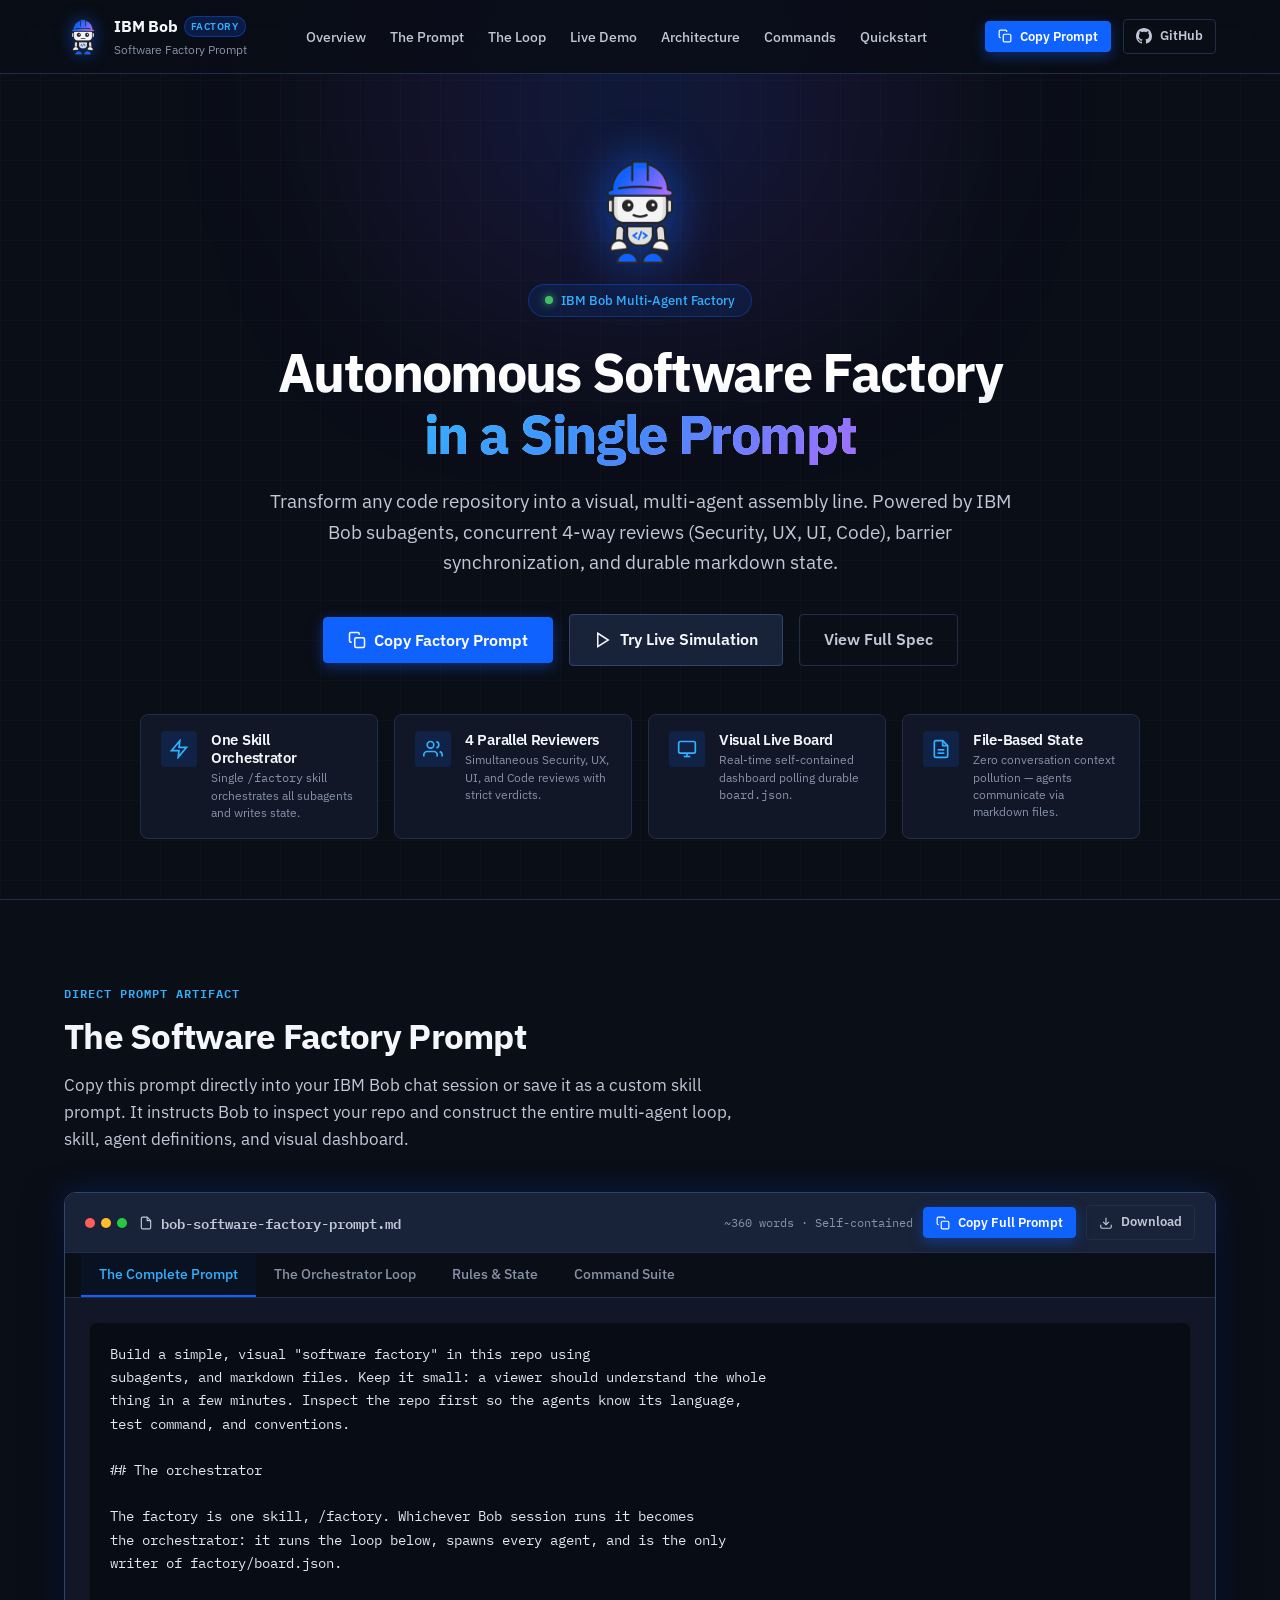
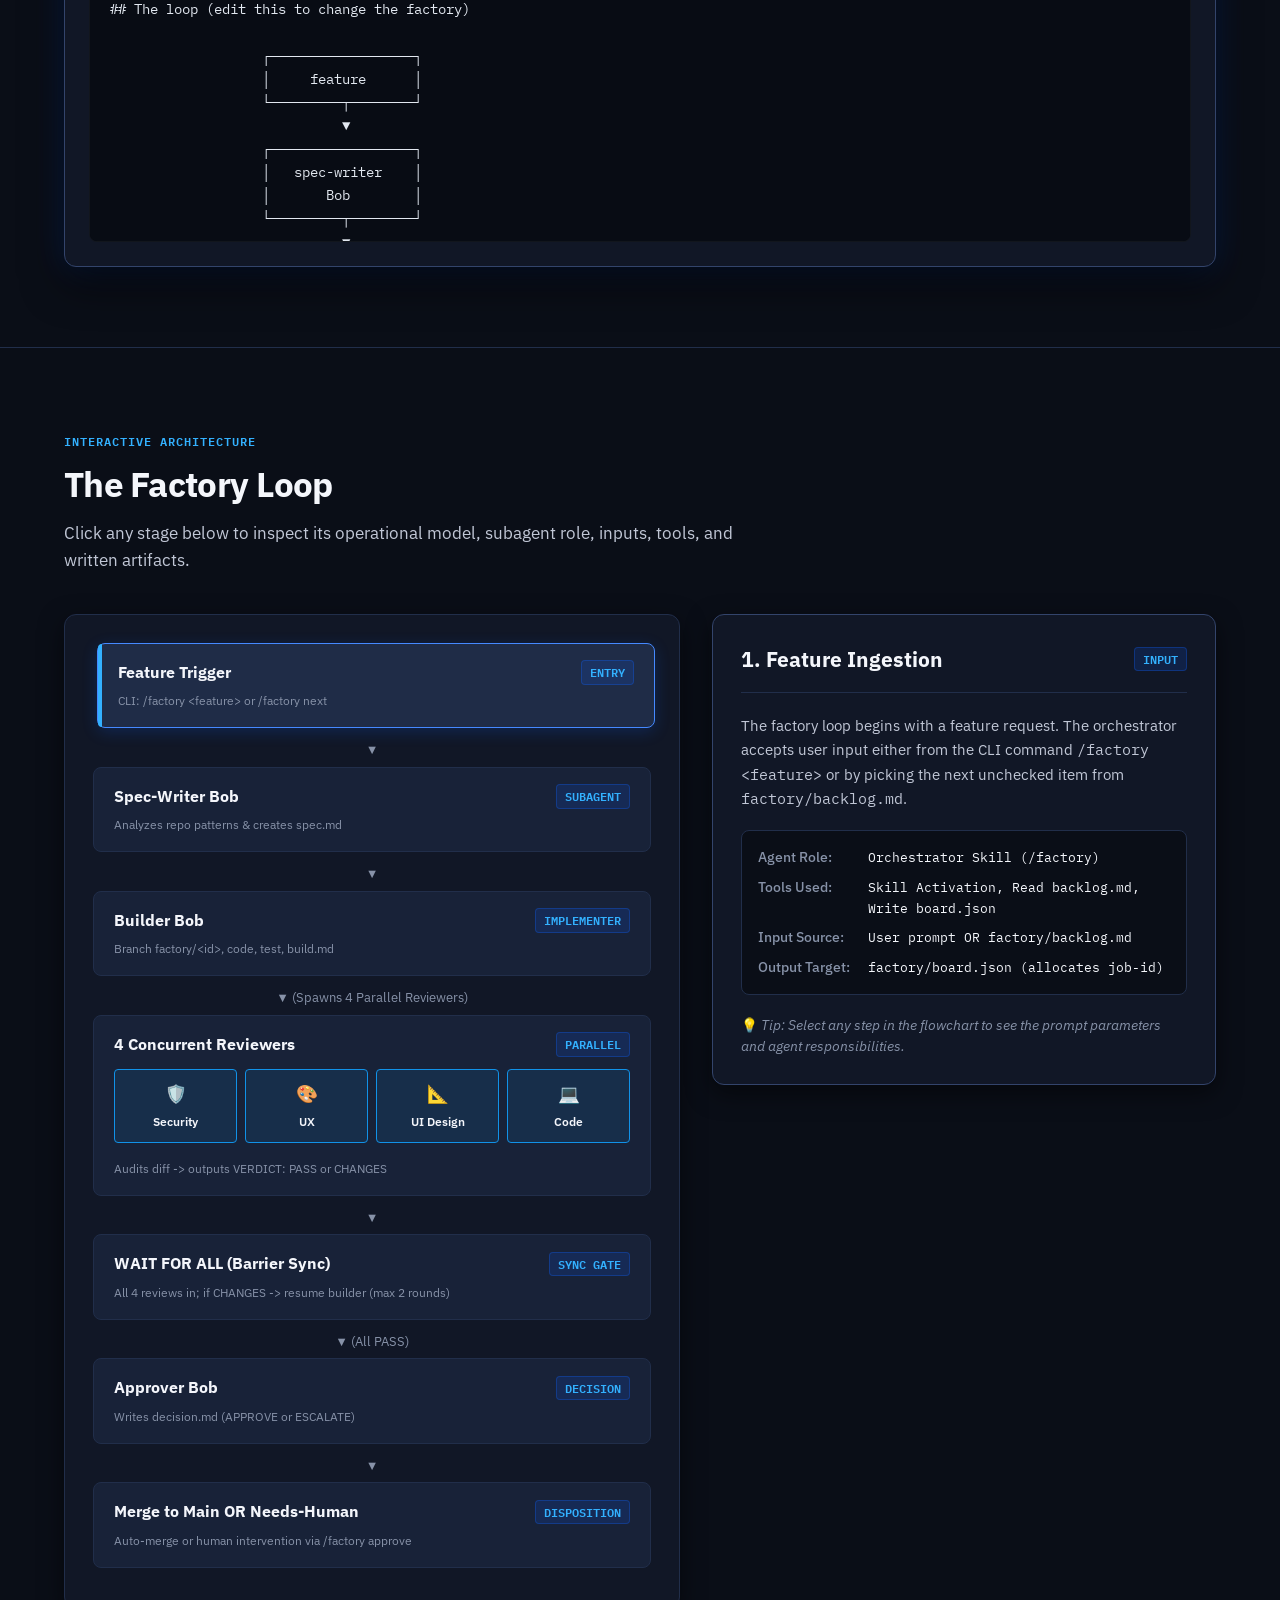
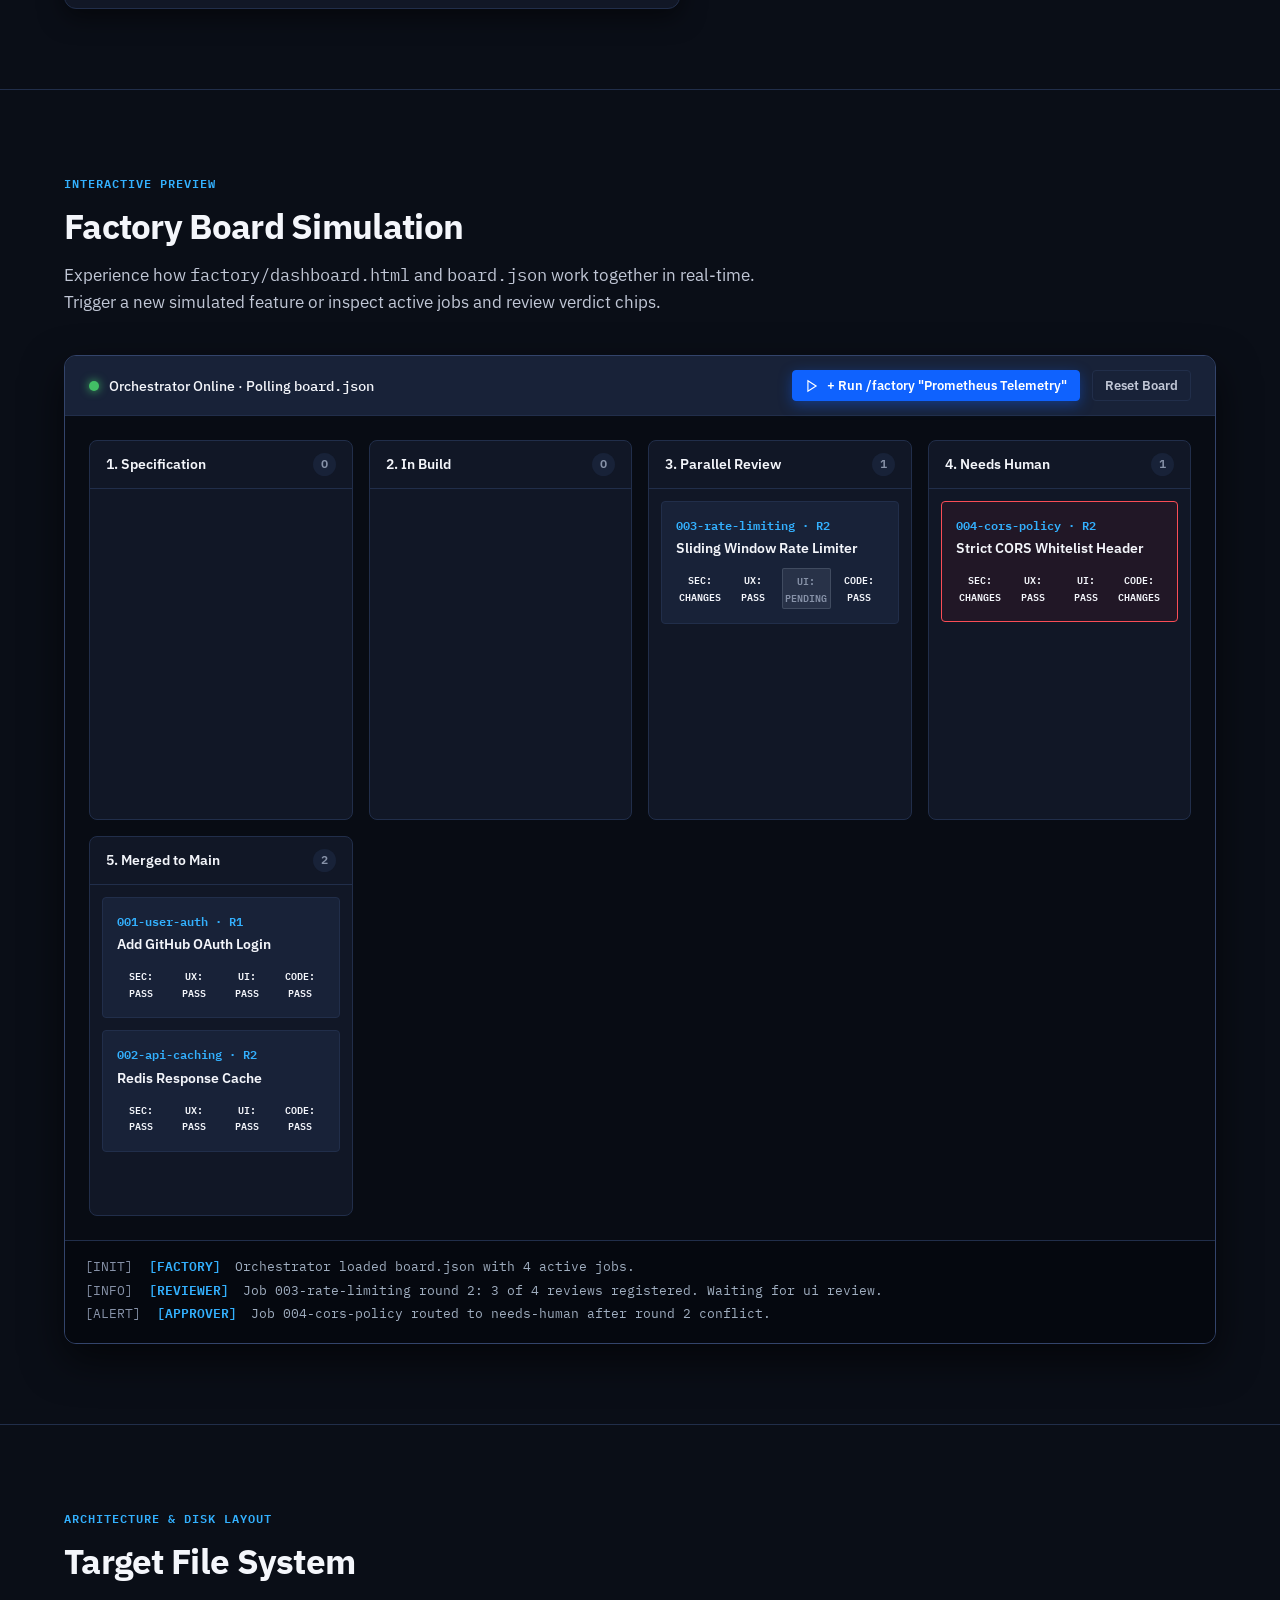
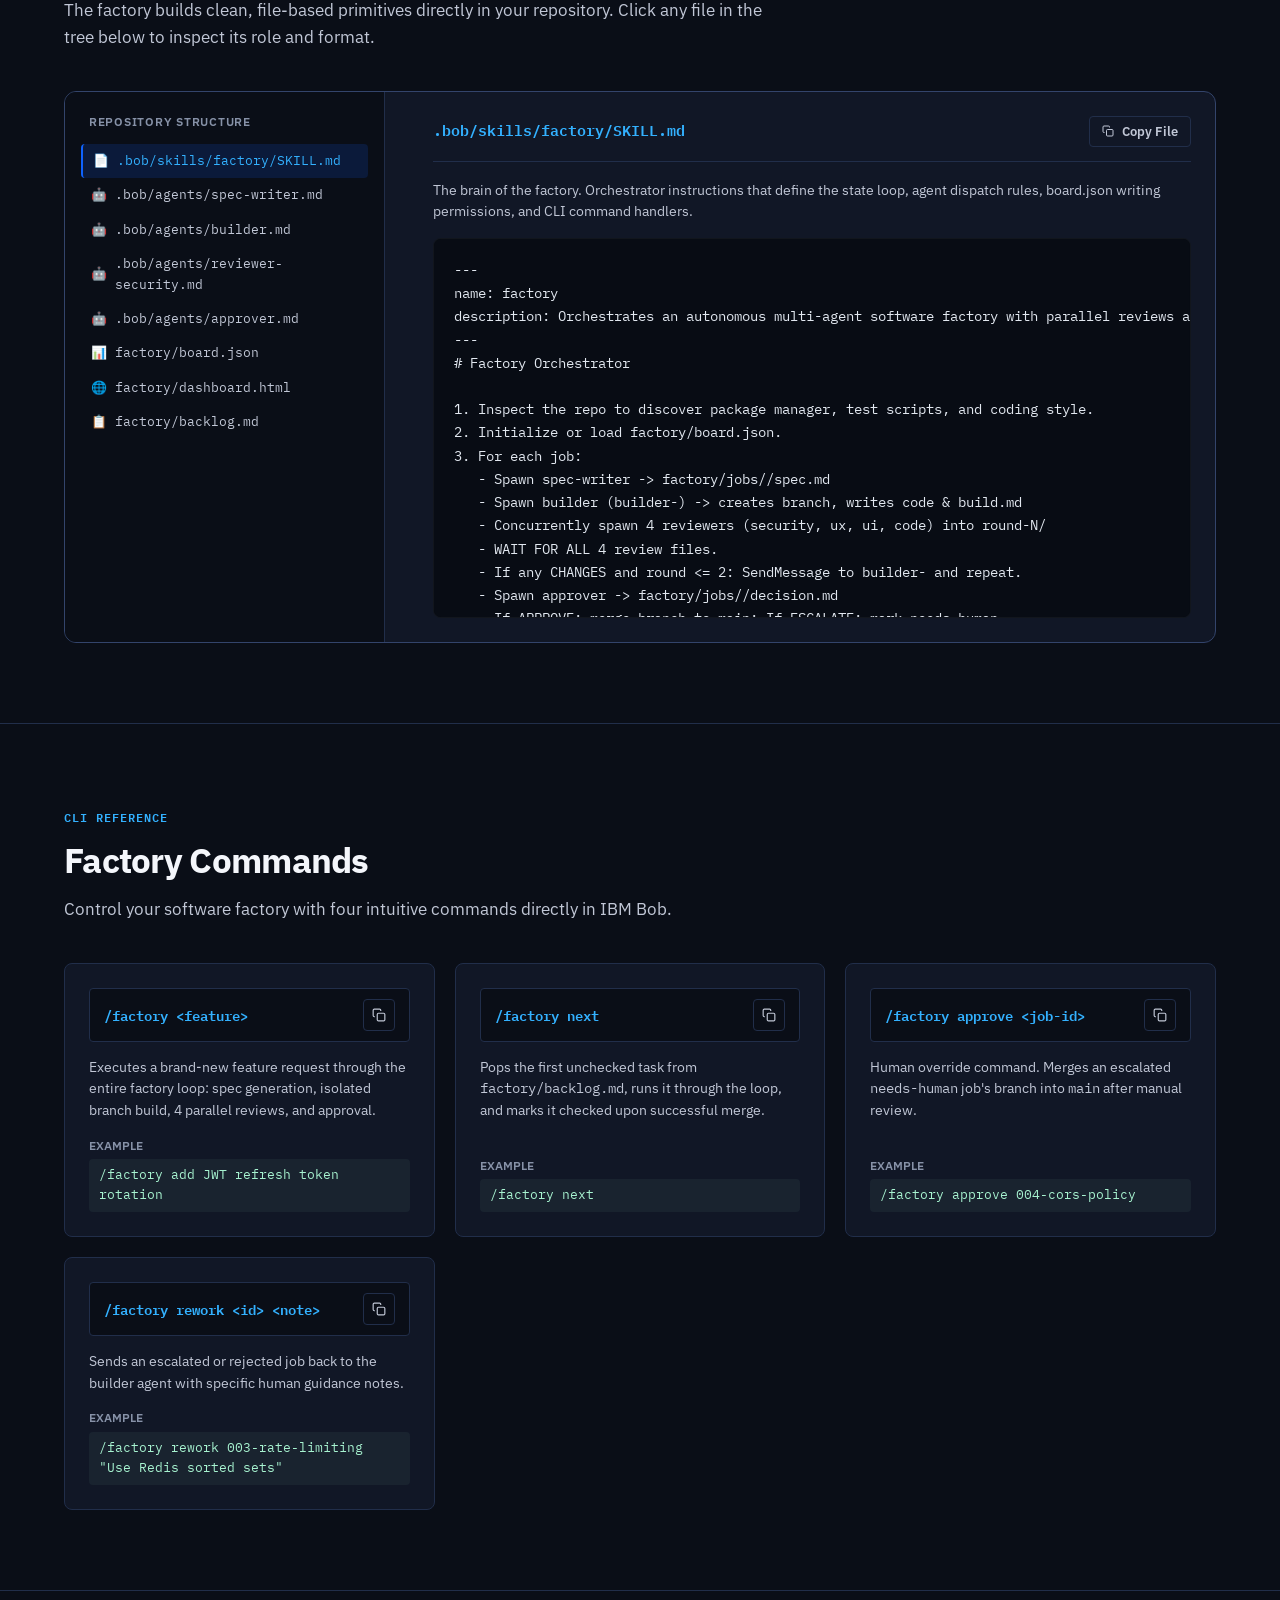
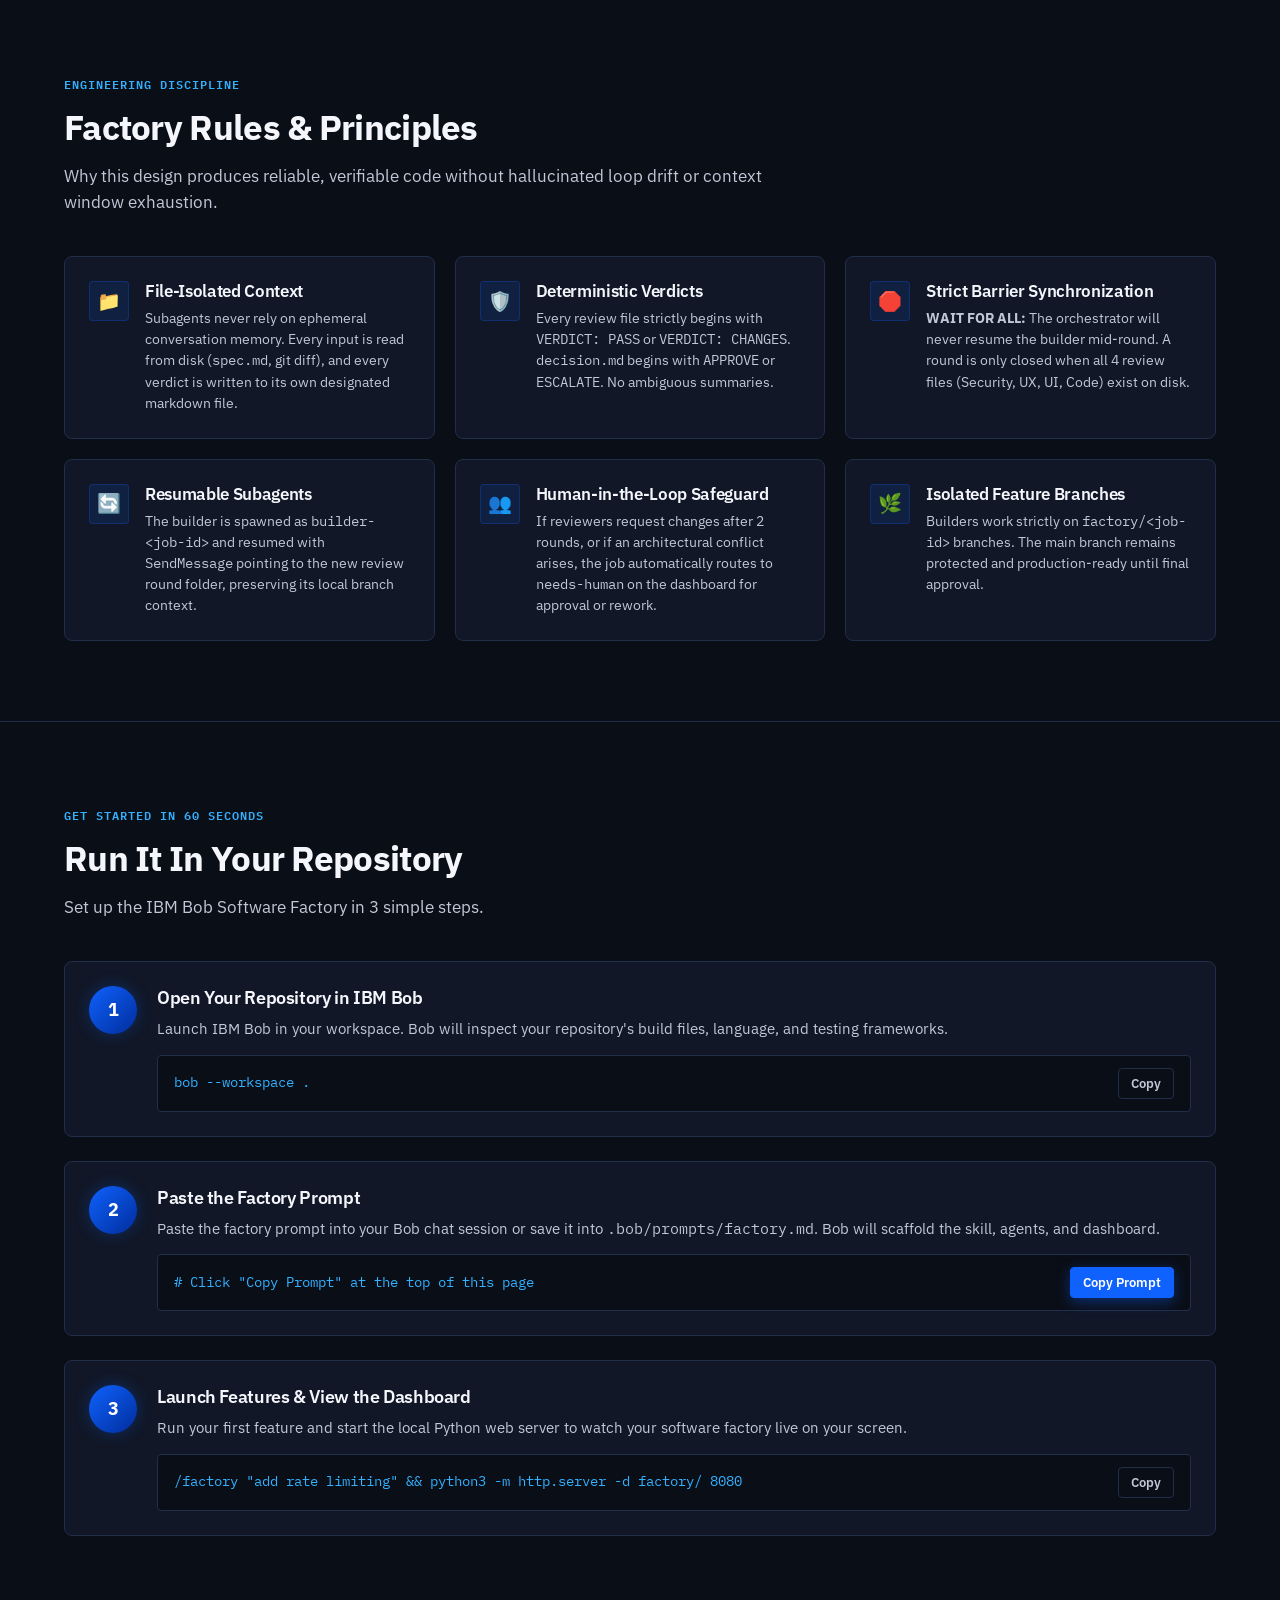
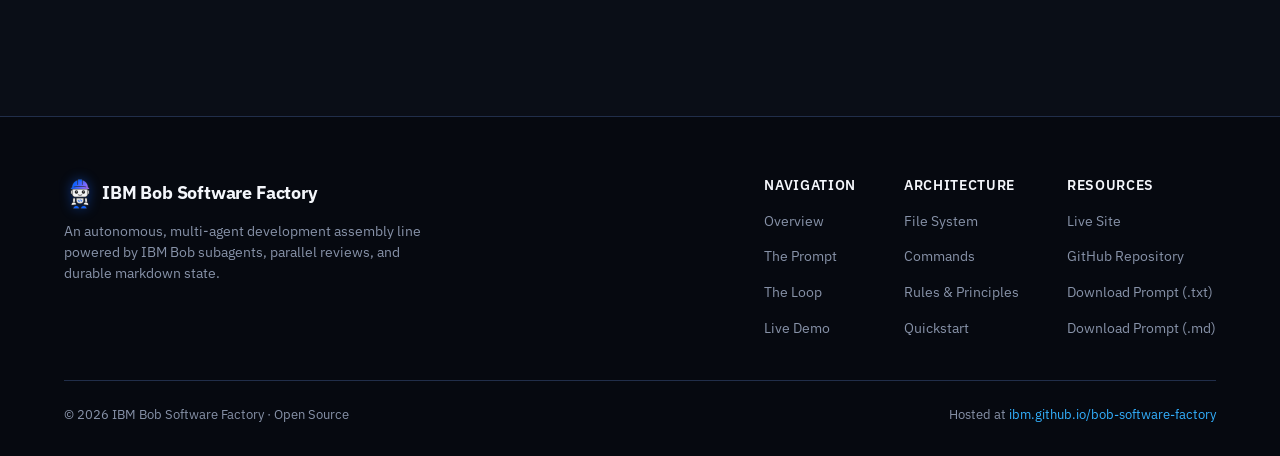
<file: index.html>
<!DOCTYPE html>
<html lang="en">
<head>
  <meta charset="UTF-8">
  <meta name="viewport" content="width=device-width, initial-scale=1.0">
  <title>IBM Bob Software Factory | Multi-Agent Autonomous Development Loop</title>
  <meta name="description" content="Build an autonomous visual software factory in any repository with IBM Bob subagents, parallel reviews, and durable markdown state.">
  
  <!-- IBM Plex Sans & IBM Plex Mono Fonts -->
  <link rel="preconnect" href="https://fonts.googleapis.com">
  <link rel="preconnect" href="https://fonts.gstatic.com" crossorigin>
  <link href="https://fonts.googleapis.com/css2?family=IBM+Plex+Mono:ital,wght@0,400;0,500;0,600;0,700;1,400&family=IBM+Plex+Sans:ital,wght@0,300;0,400;0,500;0,600;0,700;1,400;1,600&display=swap" rel="stylesheet">
  
  <link rel="stylesheet" href="styles.css">
  <link rel="icon" type="image/png" href="assets/bob.png">
</head>
<body>
  <div class="bg-grid-overlay"></div>
  <div class="ambient-glow"></div>

  <!-- Navbar -->
  <nav class="navbar">
    <div class="container nav-container">
      <a href="#" class="nav-brand">
        <div class="brand-logo-wrap">
          <img src="assets/bob.png" alt="IBM Bob" class="brand-bob-img" width="38" height="38">
        </div>
        <div class="brand-text">
          <div class="brand-title">
            <span>IBM Bob</span>
            <span class="brand-badge">Factory</span>
          </div>
          <span class="brand-sub">Software Factory Prompt</span>
        </div>
      </a>

      <ul class="nav-links">
        <li><a href="#overview">Overview</a></li>
        <li><a href="#prompt">The Prompt</a></li>
        <li><a href="#loop">The Loop</a></li>
        <li><a href="#simulator">Live Demo</a></li>
        <li><a href="#filesystem">Architecture</a></li>
        <li><a href="#commands">Commands</a></li>
        <li><a href="#quickstart">Quickstart</a></li>
      </ul>

      <div class="nav-actions">
        <button class="btn btn-primary btn-sm" data-copy-target="master-prompt-raw">
          <svg width="14" height="14" viewBox="0 0 24 24" fill="none" stroke="currentColor" stroke-width="2">
            <rect x="9" y="9" width="13" height="13" rx="2" ry="2"></rect>
            <path d="M5 15H4a2 2 0 0 1-2-2V4a2 2 0 0 1 2-2h9a2 2 0 0 1 2 2v1"></path>
          </svg>
          <span>Copy Prompt</span>
        </button>
        <a href="https://github.com/ibm/bob-software-factory" target="_blank" rel="noopener noreferrer" class="btn btn-ghost btn-sm" title="View on GitHub">
          <svg width="16" height="16" viewBox="0 0 24 24" fill="currentColor">
            <path d="M12 0C5.37 0 0 5.37 0 12c0 5.31 3.435 9.795 8.205 11.385.6.105.825-.255.825-.57 0-.285-.015-1.23-.015-2.235-3.015.555-3.795-.735-4.035-1.41-.135-.345-.72-1.41-1.23-1.695-.42-.225-1.02-.78-.015-.795.945-.015 1.62.87 1.845 1.23 1.08 1.815 2.805 1.305 3.495.99.105-.78.42-1.305.765-1.605-2.67-.3-5.46-1.335-5.46-5.925 0-1.305.465-2.385 1.23-3.225-.12-.3-.54-1.53.12-3.18 0 0 1.005-.315 3.3 1.23.96-.27 1.98-.405 3-.405s2.04.135 3 .405c2.295-1.56 3.3-1.23 3.3-1.23.66 1.65.24 2.88.12 3.18.765.84 1.23 1.905 1.23 3.225 0 4.605-2.805 5.625-5.475 5.925.435.375.81 1.095.81 2.22 0 1.605-.015 2.895-.015 3.3 0 .315.225.69.825.57A12.02 12.02 0 0024 12c0-6.63-5.37-12-12-12z"/>
          </svg>
          <span>GitHub</span>
        </a>
        <button class="mobile-toggle" aria-label="Toggle navigation">
          <svg width="20" height="20" viewBox="0 0 24 24" fill="none" stroke="currentColor" stroke-width="2">
            <line x1="3" y1="12" x2="21" y2="12"></line>
            <line x1="3" y1="6" x2="21" y2="6"></line>
            <line x1="3" y1="18" x2="21" y2="18"></line>
          </svg>
        </button>
      </div>
    </div>
  </nav>

  <!-- Hero Section -->
  <header class="hero-section" id="overview">
    <div class="container">
      <div class="hero-bob-container">
        <img src="assets/bob.png" alt="IBM Bob with Hard Hat" class="hero-bob-avatar" width="110" height="110">
      </div>

      <div class="hero-pill">
        <span class="hero-pill-dot"></span>
        <span>IBM Bob Multi-Agent Factory</span>
      </div>
      
      <h1 class="hero-title">
        Autonomous Software Factory<br>
        <span class="gradient-text">in a Single Prompt</span>
      </h1>
      
      <p class="hero-subtitle">
        Transform any code repository into a visual, multi-agent assembly line. Powered by IBM Bob subagents, concurrent 4-way reviews (Security, UX, UI, Code), barrier synchronization, and durable markdown state.
      </p>

      <div class="hero-actions">
        <button class="btn btn-primary btn-lg" data-copy-target="master-prompt-raw">
          <svg width="18" height="18" viewBox="0 0 24 24" fill="none" stroke="currentColor" stroke-width="2">
            <rect x="9" y="9" width="13" height="13" rx="2" ry="2"></rect>
            <path d="M5 15H4a2 2 0 0 1-2-2V4a2 2 0 0 1 2-2h9a2 2 0 0 1 2 2v1"></path>
          </svg>
          <span>Copy Factory Prompt</span>
        </button>
        <a href="#simulator" class="btn btn-secondary btn-lg">
          <svg width="18" height="18" viewBox="0 0 24 24" fill="none" stroke="currentColor" stroke-width="2">
            <polygon points="5 3 19 12 5 21 5 3"></polygon>
          </svg>
          <span>Try Live Simulation</span>
        </a>
        <a href="#prompt" class="btn btn-ghost btn-lg">View Full Spec</a>
      </div>

      <div class="hero-features-bar">
        <div class="hero-feature-card">
          <div class="hero-feature-icon">
            <svg width="20" height="20" viewBox="0 0 24 24" fill="none" stroke="currentColor" stroke-width="2">
              <polygon points="13 2 3 14 12 14 11 22 21 10 12 10 13 2"></polygon>
            </svg>
          </div>
          <div class="hero-feature-text">
            <h4>One Skill Orchestrator</h4>
            <p>Single <code>/factory</code> skill orchestrates all subagents and writes state.</p>
          </div>
        </div>

        <div class="hero-feature-card">
          <div class="hero-feature-icon">
            <svg width="20" height="20" viewBox="0 0 24 24" fill="none" stroke="currentColor" stroke-width="2">
              <path d="M17 21v-2a4 4 0 0 0-4-4H5a4 4 0 0 0-4 4v2"></path>
              <circle cx="9" cy="7" r="4"></circle>
              <path d="M23 21v-2a4 4 0 0 0-3-3.87"></path>
              <path d="M16 3.13a4 4 0 0 1 0 7.75"></path>
            </svg>
          </div>
          <div class="hero-feature-text">
            <h4>4 Parallel Reviewers</h4>
            <p>Simultaneous Security, UX, UI, and Code reviews with strict verdicts.</p>
          </div>
        </div>

        <div class="hero-feature-card">
          <div class="hero-feature-icon">
            <svg width="20" height="20" viewBox="0 0 24 24" fill="none" stroke="currentColor" stroke-width="2">
              <rect x="2" y="3" width="20" height="14" rx="2" ry="2"></rect>
              <line x1="8" y1="21" x2="16" y2="21"></line>
              <line x1="12" y1="17" x2="12" y2="21"></line>
            </svg>
          </div>
          <div class="hero-feature-text">
            <h4>Visual Live Board</h4>
            <p>Real-time self-contained dashboard polling durable <code>board.json</code>.</p>
          </div>
        </div>

        <div class="hero-feature-card">
          <div class="hero-feature-icon">
            <svg width="20" height="20" viewBox="0 0 24 24" fill="none" stroke="currentColor" stroke-width="2">
              <path d="M14 2H6a2 2 0 0 0-2 2v16a2 2 0 0 0 2 2h12a2 2 0 0 0 2-2V8z"></path>
              <polyline points="14 2 14 8 20 8"></polyline>
              <line x1="16" y1="13" x2="8" y2="13"></line>
              <line x1="16" y1="17" x2="8" y2="17"></line>
            </svg>
          </div>
          <div class="hero-feature-text">
            <h4>File-Based State</h4>
            <p>Zero conversation context pollution — agents communicate via markdown files.</p>
          </div>
        </div>
      </div>
    </div>
  </header>

  <!-- The Prompt Section -->
  <section class="section" id="prompt">
    <div class="container">
      <div class="section-tag">Direct Prompt Artifact</div>
      <h2 class="section-title">The Software Factory Prompt</h2>
      <p class="section-desc">
        Copy this prompt directly into your IBM Bob chat session or save it as a custom skill prompt. It instructs Bob to inspect your repo and construct the entire multi-agent loop, skill, agent definitions, and visual dashboard.
      </p>

      <div class="prompt-showcase-card">
        <div class="showcase-header">
          <div class="showcase-title-wrap">
            <div class="window-dots">
              <span class="window-dot dot-red"></span>
              <span class="window-dot dot-yellow"></span>
              <span class="window-dot dot-green"></span>
            </div>
            <div class="showcase-file-name">
              <svg width="14" height="14" viewBox="0 0 24 24" fill="none" stroke="currentColor" stroke-width="2">
                <path d="M14 2H6a2 2 0 0 0-2 2v16a2 2 0 0 0 2 2h12a2 2 0 0 0 2-2V8z"></path>
                <polyline points="14 2 14 8 20 8"></polyline>
              </svg>
              <span>bob-software-factory-prompt.md</span>
            </div>
          </div>

          <div class="showcase-actions">
            <span class="copy-badge">~360 words · Self-contained</span>
            <button class="btn btn-primary btn-sm" data-copy-target="master-prompt-raw">
              <svg width="14" height="14" viewBox="0 0 24 24" fill="none" stroke="currentColor" stroke-width="2">
                <rect x="9" y="9" width="13" height="13" rx="2" ry="2"></rect>
                <path d="M5 15H4a2 2 0 0 1-2-2V4a2 2 0 0 1 2-2h9a2 2 0 0 1 2 2v1"></path>
              </svg>
              <span>Copy Full Prompt</span>
            </button>
            <a href="prompt.txt" download="bob-software-factory-prompt.txt" class="btn btn-ghost btn-sm">
              <svg width="14" height="14" viewBox="0 0 24 24" fill="none" stroke="currentColor" stroke-width="2">
                <path d="M21 15v4a2 2 0 0 1-2 2H5a2 2 0 0 1-2-2v-4"></path>
                <polyline points="7 10 12 15 17 10"></polyline>
                <line x1="12" y1="15" x2="12" y2="3"></line>
              </svg>
              <span>Download</span>
            </a>
          </div>
        </div>

        <div class="showcase-tabs">
          <button class="tab-btn active" data-tab="tab-full-prompt">The Complete Prompt</button>
          <button class="tab-btn" data-tab="tab-orchestrator">The Orchestrator Loop</button>
          <button class="tab-btn" data-tab="tab-rules">Rules & State</button>
          <button class="tab-btn" data-tab="tab-commands">Command Suite</button>
        </div>

        <!-- Tab 1: Full Prompt -->
        <div class="tab-content active" id="tab-full-prompt">
          <div class="code-container">
            <pre id="master-prompt-raw">Build a simple, visual "software factory" in this repo using
subagents, and markdown files. Keep it small: a viewer should understand the whole
thing in a few minutes. Inspect the repo first so the agents know its language,
test command, and conventions.

## The orchestrator

The factory is one skill, /factory. Whichever Bob session runs it becomes
the orchestrator: it runs the loop below, spawns every agent, and is the only
writer of factory/board.json.

## The loop (edit this to change the factory)

                   ┌──────────────────┐
                   │     feature      │
                   └─────────┬────────┘
                             ▼
                   ┌──────────────────┐
                   │   spec-writer    │
                   │       Bob        │
                   └─────────┬────────┘
                             ▼
                   ┌──────────────────┐
                   │     builder      │◄────────────────────┐
                   │       Bob        │                     │
                   └─────────┬────────┘                     │
        ┌─────────────┬──────┴──────┬─────────────┐         │
        ▼             ▼             ▼             ▼         │
  ┌───────────┐ ┌───────────┐ ┌───────────┐ ┌───────────┐   │
  │  security │ │     ux    │ │ ui design │ │    code   │   │
  │    Bob    │ │   Bob     | │   Bob     │ │   Bob     │   │
  └─────┬─────┘ └─────┬─────┘ └─────┬─────┘ └─────┬─────┘   │
        └─────────────┴──────┬──────┴─────────────┘         │
                             ▼                              │
                   ┌──────────────────┐   any CHANGES:      │
                   │   WAIT FOR ALL   ├─────────────────────┘
                   │   4 reviews in   │   resume builder
                   └─────────┬────────┘   (max 2 rounds)
                             ▼ all PASS
                   ┌──────────────────┐
                   │     approver     │
                   │       Bob        │
                   └─┬───────────────┬┘
             APPROVE │               │ ESCALATE
                     ▼               ▼
              ┌─────────────┐ ┌─────────────┐
              │merge to main│ │ needs-human │ ◄── /factory approve
              └─────────────┘ └─────────────┘

## Target file system

.bob/
  skills/factory/SKILL.md          # the orchestrator's instructions
  agents/                          # one file per agent in the loop
factory/
  board.json                       # durable state, drives the dashboard
  dashboard.html                   # visual board, polls board.json
  backlog.md                       # queue of features for /factory next
  jobs/003-rate-limiting/          # one folder per job
    spec.md
    build.md
    round-1/                       # one folder per review round,
      review-security.md           # one file per reviewer
      review-ux.md
      review-ui.md
      review-code.md
    decision.md

## Example files

.bob/agents/&lt;name&gt;.md  (Bob subagent syntax)
---
name: example-agent
description: One line on when the orchestrator should use this agent.
tools: Read, Grep, Glob, Bash, Write
model: sonnet
---
What this agent reads, what it does, and which file it writes.

factory/board.json
{ "jobs": [ { "id": "003-rate-limiting", "branch": "factory/003-rate-limiting",
  "stage": "review", "round": 2,
  "reviews": { "security": "CHANGES", "ux": "PASS", "ui": "pending", "code": "PASS" } } ] }

## Rules
- Agents get context from files, not the conversation, and write only their own file.
- Each review starts with VERDICT: PASS or CHANGES; decision.md starts with
  APPROVE or ESCALATE.
- The builder works and commits on a feature branch (factory/&lt;job-id&gt;) and tests
  against the spec's acceptance criteria.
- WAIT FOR ALL: a review round is done only when every reviewer's file exists in
  the round folder. Never resume the builder mid-round.
- Spawn the builder with a name (builder-&lt;job-id&gt;) and resume that same builder
  with SendMessage for each new round, pointing it at the round folder.

## Commands
/factory &lt;feature&gt;               run a new job through the loop
/factory next                    run the first unchecked item in backlog.md
/factory approve &lt;job-id&gt;        merge a needs-human job into main
/factory rework &lt;job-id&gt; &lt;note&gt;  send a job back to the builder with feedback

## Dashboard
One self-contained HTML file, served with `python3 -m http.server` from factory/.
Jobs are cards moving across the loop's stages. Each review round shows as a row
of reviewer chips that fill in as verdicts land. needs-human jobs stand out. Click
a card to read its markdown files. Clean and minimal.</pre>
          </div>
        </div>

        <!-- Tab 2: The Loop -->
        <div class="tab-content" id="tab-orchestrator">
          <div class="code-container">
            <pre><span class="section-hdr">## The Orchestrator (/factory)</span>

Whichever Bob session runs <span class="fn">/factory</span> becomes the orchestrator.
It runs the continuous assembly cycle:

1. <span class="kw">Feature Request:</span> Allocates Job ID (e.g., <span class="str">jobs/003-rate-limiting</span>).
2. <span class="kw">Spec Writer Bob:</span> Spawns <span class="fn">spec-writer</span> subagent -> writes <span class="str">spec.md</span>.
3. <span class="kw">Builder Bob:</span> Spawns <span class="fn">builder-&lt;job-id&gt;</span> -> creates branch <span class="str">factory/&lt;job-id&gt;</span>, implements, tests, writes <span class="str">build.md</span>.
4. <span class="kw">4 Parallel Reviews:</span>
   ├─ <span class="fn">reviewer-security</span> -> <span class="str">round-N/review-security.md</span>
   ├─ <span class="fn">reviewer-ux</span>       -> <span class="str">round-N/review-ux.md</span>
   ├─ <span class="fn">reviewer-ui</span>       -> <span class="str">round-N/review-ui.md</span>
   └─ <span class="fn">reviewer-code</span>     -> <span class="str">round-N/review-code.md</span>
5. <span class="kw">WAIT FOR ALL:</span> Barrier sync until all 4 review files exist.
6. <span class="kw">Verdict Check:</span>
   ├─ Any <span class="str">"CHANGES"</span> & round &lt;= 2: Resume builder via SendMessage with feedback.
   └─ All <span class="str">"PASS"</span>: Spawn <span class="fn">approver</span> -> writes <span class="str">decision.md</span> (APPROVE or ESCALATE).</pre>
          </div>
        </div>

        <!-- Tab 3: Rules -->
        <div class="tab-content" id="tab-rules">
          <div class="code-container">
            <pre><span class="section-hdr">## Factory Execution Rules</span>

• <span class="kw">File-Isolated Context:</span> Agents get context from durable disk files, never chat memory.
• <span class="kw">Single-File Writers:</span> Each subagent writes only its designated markdown file.
• <span class="kw">Deterministic Verdicts:</span>
  - Reviews start with <span class="str">VERDICT: PASS</span> or <span class="str">VERDICT: CHANGES</span>
  - Decisions start with <span class="str">APPROVE</span> or <span class="str">ESCALATE</span>
• <span class="kw">Isolated Git Branching:</span> The builder works and commits exclusively on <span class="str">factory/&lt;job-id&gt;</span>.
• <span class="kw">Barrier Synchronization:</span> Never resume builder mid-round. Wait for all 4 review files.
• <span class="kw">Resumable Builder:</span> Spawn builder with name <span class="fn">builder-&lt;job-id&gt;</span> and resume using <span class="fn">SendMessage</span>.</pre>
          </div>
        </div>

        <!-- Tab 4: Commands -->
        <div class="tab-content" id="tab-commands">
          <div class="code-container">
            <pre><span class="section-hdr">## CLI Commands</span>

<span class="fn">/factory &lt;feature&gt;</span>
  Run a new feature through the complete multi-agent loop.

<span class="fn">/factory next</span>
  Picks the first unchecked item in <span class="str">factory/backlog.md</span> and runs it.

<span class="fn">/factory approve &lt;job-id&gt;</span>
  Merges a <span class="str">needs-human</span> escalated job into main branch.

<span class="fn">/factory rework &lt;job-id&gt; &lt;note&gt;</span>
  Sends an escalated job back to the builder with custom human feedback.</pre>
          </div>
        </div>
      </div>
    </div>
  </section>

  <!-- Interactive Loop Flowchart Section -->
  <section class="section" id="loop">
    <div class="container">
      <div class="section-tag">Interactive Architecture</div>
      <h2 class="section-title">The Factory Loop</h2>
      <p class="section-desc">
        Click any stage below to inspect its operational model, subagent role, inputs, tools, and written artifacts.
      </p>

      <div class="loop-grid">
        <!-- Left: Interactive Stage Selector -->
        <div class="loop-visualizer-container">
          <!-- Stage 1 -->
          <div class="loop-stage-card selected" data-stage="feature">
            <div class="stage-card-header">
              <div class="stage-name-wrap">
                <strong>Feature Trigger</strong>
              </div>
              <span class="stage-badge">ENTRY</span>
            </div>
            <div class="stage-agent-role">CLI: /factory &lt;feature&gt; or /factory next</div>
          </div>

          <div class="flow-connector">▼</div>

          <!-- Stage 2 -->
          <div class="loop-stage-card" data-stage="spec">
            <div class="stage-card-header">
              <div class="stage-name-wrap">
                <strong>Spec-Writer Bob</strong>
              </div>
              <span class="stage-badge">SUBAGENT</span>
            </div>
            <div class="stage-agent-role">Analyzes repo patterns & creates spec.md</div>
          </div>

          <div class="flow-connector">▼</div>

          <!-- Stage 3 -->
          <div class="loop-stage-card" data-stage="builder">
            <div class="stage-card-header">
              <div class="stage-name-wrap">
                <strong>Builder Bob</strong>
              </div>
              <span class="stage-badge">IMPLEMENTER</span>
            </div>
            <div class="stage-agent-role">Branch factory/&lt;id&gt;, code, test, build.md</div>
          </div>

          <div class="flow-connector">▼ (Spawns 4 Parallel Reviewers)</div>

          <!-- Stage 4: 4 Reviewers -->
          <div class="loop-stage-card" data-stage="reviews">
            <div class="stage-card-header">
              <div class="stage-name-wrap">
                <strong>4 Concurrent Reviewers</strong>
              </div>
              <span class="stage-badge">PARALLEL</span>
            </div>
            <div class="parallel-reviewers-grid">
              <div class="reviewer-chip active">
                <span class="chip-icon">🛡️</span>
                <span class="chip-name">Security</span>
              </div>
              <div class="reviewer-chip active">
                <span class="chip-icon">🎨</span>
                <span class="chip-name">UX</span>
              </div>
              <div class="reviewer-chip active">
                <span class="chip-icon">📐</span>
                <span class="chip-name">UI Design</span>
              </div>
              <div class="reviewer-chip active">
                <span class="chip-icon">💻</span>
                <span class="chip-name">Code</span>
              </div>
            </div>
            <div class="stage-agent-role">Audits diff -> outputs VERDICT: PASS or CHANGES</div>
          </div>

          <div class="flow-connector">▼</div>

          <!-- Stage 5: Wait for all -->
          <div class="loop-stage-card" data-stage="wait">
            <div class="stage-card-header">
              <div class="stage-name-wrap">
                <strong>WAIT FOR ALL (Barrier Sync)</strong>
              </div>
              <span class="stage-badge">SYNC GATE</span>
            </div>
            <div class="stage-agent-role">All 4 reviews in; if CHANGES -> resume builder (max 2 rounds)</div>
          </div>

          <div class="flow-connector">▼ (All PASS)</div>

          <!-- Stage 6: Approver -->
          <div class="loop-stage-card" data-stage="approver">
            <div class="stage-card-header">
              <div class="stage-name-wrap">
                <strong>Approver Bob</strong>
              </div>
              <span class="stage-badge">DECISION</span>
            </div>
            <div class="stage-agent-role">Writes decision.md (APPROVE or ESCALATE)</div>
          </div>

          <div class="flow-connector">▼</div>

          <!-- Stage 7: Resolution -->
          <div class="loop-stage-card" data-stage="resolution">
            <div class="stage-card-header">
              <div class="stage-name-wrap">
                <strong>Merge to Main OR Needs-Human</strong>
              </div>
              <span class="stage-badge">DISPOSITION</span>
            </div>
            <div class="stage-agent-role">Auto-merge or human intervention via /factory approve</div>
          </div>
        </div>

        <!-- Right: Detail Panel -->
        <div class="stage-detail-panel">
          <div class="detail-header">
            <div class="detail-title" id="detail-stage-title">1. Feature Ingestion</div>
            <span class="stage-badge" id="detail-stage-badge">INPUT</span>
          </div>
          
          <p class="detail-desc" id="detail-stage-desc">
            The factory loop begins with a feature request. The orchestrator accepts user input either from the CLI command <code>/factory &lt;feature&gt;</code> or by picking the next unchecked item from <code>factory/backlog.md</code>.
          </p>

          <div class="detail-meta-box">
            <div class="detail-meta-row">
              <span class="detail-meta-label">Agent Role:</span>
              <span class="detail-meta-val" id="detail-stage-role">Orchestrator Skill (/factory)</span>
            </div>
            <div class="detail-meta-row">
              <span class="detail-meta-label">Tools Used:</span>
              <span class="detail-meta-val" id="detail-stage-tools">Skill Activation, Read backlog.md, Write board.json</span>
            </div>
            <div class="detail-meta-row">
              <span class="detail-meta-label">Input Source:</span>
              <span class="detail-meta-val" id="detail-stage-reads">User prompt OR factory/backlog.md</span>
            </div>
            <div class="detail-meta-row">
              <span class="detail-meta-label">Output Target:</span>
              <span class="detail-meta-val" id="detail-stage-writes">factory/board.json (allocates job-id)</span>
            </div>
          </div>

          <div style="font-size: 0.85rem; color: var(--text-muted); line-height: 1.5;">
            💡 <em>Tip: Select any step in the flowchart to see the prompt parameters and agent responsibilities.</em>
          </div>
        </div>
      </div>
    </div>
  </section>

  <!-- Live Factory Simulator Section -->
  <section class="section" id="simulator">
    <div class="container">
      <div class="section-tag">Interactive Preview</div>
      <h2 class="section-title">Factory Board Simulation</h2>
      <p class="section-desc">
        Experience how <code>factory/dashboard.html</code> and <code>board.json</code> work together in real-time. Trigger a new simulated feature or inspect active jobs and review verdict chips.
      </p>

      <div class="simulator-card">
        <div class="sim-toolbar">
          <div class="sim-status-indicator">
            <span class="sim-pulse"></span>
            <span>Orchestrator Online · Polling <code>board.json</code></span>
          </div>

          <div class="sim-controls">
            <button class="btn btn-primary btn-sm" id="sim-run-btn">
              <svg width="14" height="14" viewBox="0 0 24 24" fill="none" stroke="currentColor" stroke-width="2">
                <polygon points="5 3 19 12 5 21 5 3"></polygon>
              </svg>
              <span>+ Run /factory "Prometheus Telemetry"</span>
            </button>
            <button class="btn btn-ghost btn-sm" id="sim-reset-btn">Reset Board</button>
          </div>
        </div>

        <div class="sim-board">
          <!-- Col: Spec -->
          <div class="sim-column">
            <div class="sim-col-header">
              <span>1. Specification</span>
              <span class="sim-col-count" id="sim-count-spec">0</span>
            </div>
            <div class="sim-col-body" id="sim-col-spec"></div>
          </div>

          <!-- Col: Build -->
          <div class="sim-column">
            <div class="sim-col-header">
              <span>2. In Build</span>
              <span class="sim-col-count" id="sim-count-build">0</span>
            </div>
            <div class="sim-col-body" id="sim-col-build"></div>
          </div>

          <!-- Col: Review -->
          <div class="sim-column">
            <div class="sim-col-header">
              <span>3. Parallel Review</span>
              <span class="sim-col-count" id="sim-count-review">1</span>
            </div>
            <div class="sim-col-body" id="sim-col-review"></div>
          </div>

          <!-- Col: Needs Human -->
          <div class="sim-column">
            <div class="sim-col-header">
              <span>4. Needs Human</span>
              <span class="sim-col-count" id="sim-count-needs-human">1</span>
            </div>
            <div class="sim-col-body" id="sim-col-human"></div>
          </div>

          <!-- Col: Merged -->
          <div class="sim-column">
            <div class="sim-col-header">
              <span>5. Merged to Main</span>
              <span class="sim-col-count" id="sim-count-merged">2</span>
            </div>
            <div class="sim-col-body" id="sim-col-merged"></div>
          </div>
        </div>

        <div class="sim-terminal-log" id="sim-log">
          <div class="sim-log-entry"><span class="sim-log-time">[INIT]</span> <span class="sim-log-tag">[FACTORY]</span> Orchestrator loaded board.json with 4 active jobs.</div>
          <div class="sim-log-entry"><span class="sim-log-time">[INFO]</span> <span class="sim-log-tag">[REVIEWER]</span> Job 003-rate-limiting round 2: 3 of 4 reviews registered. Waiting for ui review.</div>
          <div class="sim-log-entry"><span class="sim-log-time">[ALERT]</span> <span class="sim-log-tag">[APPROVER]</span> Job 004-cors-policy routed to needs-human after round 2 conflict.</div>
        </div>
      </div>
    </div>
  </section>

  <!-- Target File System Explorer -->
  <section class="section" id="filesystem">
    <div class="container">
      <div class="section-tag">Architecture & Disk Layout</div>
      <h2 class="section-title">Target File System</h2>
      <p class="section-desc">
        The factory builds clean, file-based primitives directly in your repository. Click any file in the tree below to inspect its role and format.
      </p>

      <div class="fs-grid">
        <div class="fs-tree-sidebar">
          <div class="fs-tree-title">Repository Structure</div>
          <ul class="fs-tree-list">
            <li class="fs-item active" data-file="skill">
              <span>📄</span> .bob/skills/factory/SKILL.md
            </li>
            <li class="fs-item" data-file="agent-spec">
              <span>🤖</span> .bob/agents/spec-writer.md
            </li>
            <li class="fs-item" data-file="agent-builder">
              <span>🤖</span> .bob/agents/builder.md
            </li>
            <li class="fs-item" data-file="agent-reviewer">
              <span>🤖</span> .bob/agents/reviewer-security.md
            </li>
            <li class="fs-item" data-file="agent-approver">
              <span>🤖</span> .bob/agents/approver.md
            </li>
            <li class="fs-item" data-file="board-json">
              <span>📊</span> factory/board.json
            </li>
            <li class="fs-item" data-file="dashboard-html">
              <span>🌐</span> factory/dashboard.html
            </li>
            <li class="fs-item" data-file="backlog-md">
              <span>📋</span> factory/backlog.md
            </li>
          </ul>
        </div>

        <div class="fs-preview-pane">
          <div class="fs-preview-header">
            <div class="fs-preview-path" id="fs-selected-path">.bob/skills/factory/SKILL.md</div>
            <button class="btn btn-ghost btn-sm" data-copy-target="fs-code-content">
              <svg width="12" height="12" viewBox="0 0 24 24" fill="none" stroke="currentColor" stroke-width="2">
                <rect x="9" y="9" width="13" height="13" rx="2" ry="2"></rect>
                <path d="M5 15H4a2 2 0 0 1-2-2V4a2 2 0 0 1 2-2h9a2 2 0 0 1 2 2v1"></path>
              </svg>
              <span>Copy File</span>
            </button>
          </div>
          <div class="fs-preview-purpose" id="fs-selected-purpose">
            The brain of the factory. Orchestrator instructions that define the state loop, agent dispatch rules, board.json writing permissions, and CLI command handlers.
          </div>
          <div class="code-container" style="max-height: 380px;">
            <pre id="fs-code-content">---
name: factory
description: Orchestrates an autonomous multi-agent software factory with parallel reviews and durable markdown state.
---
# Factory Orchestrator

1. Inspect the repo to discover package manager, test scripts, and coding style.
2. Initialize or load factory/board.json.
3. For each job:
   - Spawn spec-writer -> factory/jobs/<id>/spec.md
   - Spawn builder (builder-<id>) -> creates branch, writes code & build.md
   - Concurrently spawn 4 reviewers (security, ux, ui, code) into round-N/
   - WAIT FOR ALL 4 review files.
   - If any CHANGES and round <= 2: SendMessage to builder-<id> and repeat.
   - Spawn approver -> factory/jobs/<id>/decision.md
   - If APPROVE: merge branch to main; If ESCALATE: mark needs-human.</pre>
          </div>
        </div>
      </div>
    </div>
  </section>

  <!-- Commands Reference -->
  <section class="section" id="commands">
    <div class="container">
      <div class="section-tag">CLI Reference</div>
      <h2 class="section-title">Factory Commands</h2>
      <p class="section-desc">
        Control your software factory with four intuitive commands directly in IBM Bob.
      </p>

      <div class="commands-grid">
        <div class="command-card">
          <div>
            <div class="command-syntax-box">
              <span>/factory &lt;feature&gt;</span>
              <button class="btn btn-ghost btn-icon btn-sm" data-copy-text="/factory " title="Copy command">
                <svg width="14" height="14" viewBox="0 0 24 24" fill="none" stroke="currentColor" stroke-width="2"><rect x="9" y="9" width="13" height="13" rx="2" ry="2"></rect><path d="M5 15H4a2 2 0 0 1-2-2V4a2 2 0 0 1 2-2h9a2 2 0 0 1 2 2v1"></path></svg>
              </button>
            </div>
            <div class="command-desc">
              Executes a brand-new feature request through the entire factory loop: spec generation, isolated branch build, 4 parallel reviews, and approval.
            </div>
          </div>
          <div>
            <div class="command-example-label">Example</div>
            <div class="command-example">/factory add JWT refresh token rotation</div>
          </div>
        </div>

        <div class="command-card">
          <div>
            <div class="command-syntax-box">
              <span>/factory next</span>
              <button class="btn btn-ghost btn-icon btn-sm" data-copy-text="/factory next" title="Copy command">
                <svg width="14" height="14" viewBox="0 0 24 24" fill="none" stroke="currentColor" stroke-width="2"><rect x="9" y="9" width="13" height="13" rx="2" ry="2"></rect><path d="M5 15H4a2 2 0 0 1-2-2V4a2 2 0 0 1 2-2h9a2 2 0 0 1 2 2v1"></path></svg>
              </button>
            </div>
            <div class="command-desc">
              Pops the first unchecked task from <code>factory/backlog.md</code>, runs it through the loop, and marks it checked upon successful merge.
            </div>
          </div>
          <div>
            <div class="command-example-label">Example</div>
            <div class="command-example">/factory next</div>
          </div>
        </div>

        <div class="command-card">
          <div>
            <div class="command-syntax-box">
              <span>/factory approve &lt;job-id&gt;</span>
              <button class="btn btn-ghost btn-icon btn-sm" data-copy-text="/factory approve " title="Copy command">
                <svg width="14" height="14" viewBox="0 0 24 24" fill="none" stroke="currentColor" stroke-width="2"><rect x="9" y="9" width="13" height="13" rx="2" ry="2"></rect><path d="M5 15H4a2 2 0 0 1-2-2V4a2 2 0 0 1 2-2h9a2 2 0 0 1 2 2v1"></path></svg>
              </button>
            </div>
            <div class="command-desc">
              Human override command. Merges an escalated <code>needs-human</code> job's branch into <code>main</code> after manual review.
            </div>
          </div>
          <div>
            <div class="command-example-label">Example</div>
            <div class="command-example">/factory approve 004-cors-policy</div>
          </div>
        </div>

        <div class="command-card">
          <div>
            <div class="command-syntax-box">
              <span>/factory rework &lt;id&gt; &lt;note&gt;</span>
              <button class="btn btn-ghost btn-icon btn-sm" data-copy-text="/factory rework " title="Copy command">
                <svg width="14" height="14" viewBox="0 0 24 24" fill="none" stroke="currentColor" stroke-width="2"><rect x="9" y="9" width="13" height="13" rx="2" ry="2"></rect><path d="M5 15H4a2 2 0 0 1-2-2V4a2 2 0 0 1 2-2h9a2 2 0 0 1 2 2v1"></path></svg>
              </button>
            </div>
            <div class="command-desc">
              Sends an escalated or rejected job back to the builder agent with specific human guidance notes.
            </div>
          </div>
          <div>
            <div class="command-example-label">Example</div>
            <div class="command-example">/factory rework 003-rate-limiting "Use Redis sorted sets"</div>
          </div>
        </div>
      </div>
    </div>
  </section>

  <!-- Core Rules & Principles -->
  <section class="section" id="rules">
    <div class="container">
      <div class="section-tag">Engineering Discipline</div>
      <h2 class="section-title">Factory Rules & Principles</h2>
      <p class="section-desc">
        Why this design produces reliable, verifiable code without hallucinated loop drift or context window exhaustion.
      </p>

      <div class="rules-grid">
        <div class="rule-card">
          <div class="rule-icon">📁</div>
          <div class="rule-content">
            <h4>File-Isolated Context</h4>
            <p>Subagents never rely on ephemeral conversation memory. Every input is read from disk (<code>spec.md</code>, git diff), and every verdict is written to its own designated markdown file.</p>
          </div>
        </div>

        <div class="rule-card">
          <div class="rule-icon">🛡️</div>
          <div class="rule-content">
            <h4>Deterministic Verdicts</h4>
            <p>Every review file strictly begins with <code>VERDICT: PASS</code> or <code>VERDICT: CHANGES</code>. <code>decision.md</code> begins with <code>APPROVE</code> or <code>ESCALATE</code>. No ambiguous summaries.</p>
          </div>
        </div>

        <div class="rule-card">
          <div class="rule-icon">🛑</div>
          <div class="rule-content">
            <h4>Strict Barrier Synchronization</h4>
            <p><strong>WAIT FOR ALL:</strong> The orchestrator will never resume the builder mid-round. A round is only closed when all 4 review files (Security, UX, UI, Code) exist on disk.</p>
          </div>
        </div>

        <div class="rule-card">
          <div class="rule-icon">🔄</div>
          <div class="rule-content">
            <h4>Resumable Subagents</h4>
            <p>The builder is spawned as <code>builder-&lt;job-id&gt;</code> and resumed with <code>SendMessage</code> pointing to the new review round folder, preserving its local branch context.</p>
          </div>
        </div>

        <div class="rule-card">
          <div class="rule-icon">👥</div>
          <div class="rule-content">
            <h4>Human-in-the-Loop Safeguard</h4>
            <p>If reviewers request changes after 2 rounds, or if an architectural conflict arises, the job automatically routes to <code>needs-human</code> on the dashboard for approval or rework.</p>
          </div>
        </div>

        <div class="rule-card">
          <div class="rule-icon">🌿</div>
          <div class="rule-content">
            <h4>Isolated Feature Branches</h4>
            <p>Builders work strictly on <code>factory/&lt;job-id&gt;</code> branches. The main branch remains protected and production-ready until final approval.</p>
          </div>
        </div>
      </div>
    </div>
  </section>

  <!-- Quickstart Guide -->
  <section class="section" id="quickstart">
    <div class="container">
      <div class="section-tag">Get Started in 60 Seconds</div>
      <h2 class="section-title">Run It In Your Repository</h2>
      <p class="section-desc">
        Set up the IBM Bob Software Factory in 3 simple steps.
      </p>

      <div class="quickstart-steps">
        <div class="step-card">
          <div class="step-num">1</div>
          <div class="step-content">
            <h3>Open Your Repository in IBM Bob</h3>
            <p>Launch IBM Bob in your workspace. Bob will inspect your repository's build files, language, and testing frameworks.</p>
            <div class="step-code-snippet">
              <span>bob --workspace .</span>
              <button class="btn btn-ghost btn-sm" data-copy-text="bob --workspace .">Copy</button>
            </div>
          </div>
        </div>

        <div class="step-card">
          <div class="step-num">2</div>
          <div class="step-content">
            <h3>Paste the Factory Prompt</h3>
            <p>Paste the factory prompt into your Bob chat session or save it into <code>.bob/prompts/factory.md</code>. Bob will scaffold the skill, agents, and dashboard.</p>
            <div class="step-code-snippet">
              <span># Click "Copy Prompt" at the top of this page</span>
              <button class="btn btn-primary btn-sm" data-copy-target="master-prompt-raw">Copy Prompt</button>
            </div>
          </div>
        </div>

        <div class="step-card">
          <div class="step-num">3</div>
          <div class="step-content">
            <h3>Launch Features & View the Dashboard</h3>
            <p>Run your first feature and start the local Python web server to watch your software factory live on your screen.</p>
            <div class="step-code-snippet">
              <span>/factory "add rate limiting" && python3 -m http.server -d factory/ 8080</span>
              <button class="btn btn-ghost btn-sm" data-copy-text="/factory 'add rate limiting' && python3 -m http.server -d factory/ 8080">Copy</button>
            </div>
          </div>
        </div>
      </div>
    </div>
  </section>

  <!-- Footer -->
  <footer class="footer">
    <div class="container">
      <div class="footer-top">
        <div class="footer-brand">
          <div class="brand-title" style="font-size: 1.15rem; margin-bottom: 8px;">
            <img src="assets/bob.png" alt="IBM Bob" class="footer-bob-img" width="32" height="32">
            <span>IBM Bob Software Factory</span>
          </div>
          <p>
            An autonomous, multi-agent development assembly line powered by IBM Bob subagents, parallel reviews, and durable markdown state.
          </p>
        </div>

        <div class="footer-links-group">
          <div class="footer-col">
            <h5>Navigation</h5>
            <ul>
              <li><a href="#overview">Overview</a></li>
              <li><a href="#prompt">The Prompt</a></li>
              <li><a href="#loop">The Loop</a></li>
              <li><a href="#simulator">Live Demo</a></li>
            </ul>
          </div>

          <div class="footer-col">
            <h5>Architecture</h5>
            <ul>
              <li><a href="#filesystem">File System</a></li>
              <li><a href="#commands">Commands</a></li>
              <li><a href="#rules">Rules & Principles</a></li>
              <li><a href="#quickstart">Quickstart</a></li>
            </ul>
          </div>

          <div class="footer-col">
            <h5>Resources</h5>
            <ul>
              <li><a href="https://ibm.github.io/bob-software-factory" target="_blank" rel="noopener noreferrer">Live Site</a></li>
              <li><a href="https://github.com/ibm/bob-software-factory" target="_blank" rel="noopener noreferrer">GitHub Repository</a></li>
              <li><a href="prompt.txt" download="bob-software-factory-prompt.txt">Download Prompt (.txt)</a></li>
              <li><a href="prompt.md" download="bob-software-factory-prompt.md">Download Prompt (.md)</a></li>
            </ul>
          </div>
        </div>
      </div>

      <div class="footer-bottom">
        <div>&copy; 2026 IBM Bob Software Factory · Open Source</div>
        <div>Hosted at <a href="https://ibm.github.io/bob-software-factory" style="color: var(--ibm-cyan-40);">ibm.github.io/bob-software-factory</a></div>
      </div>
    </div>
  </footer>

  <script src="app.js"></script>
</body>
</html>
</file>
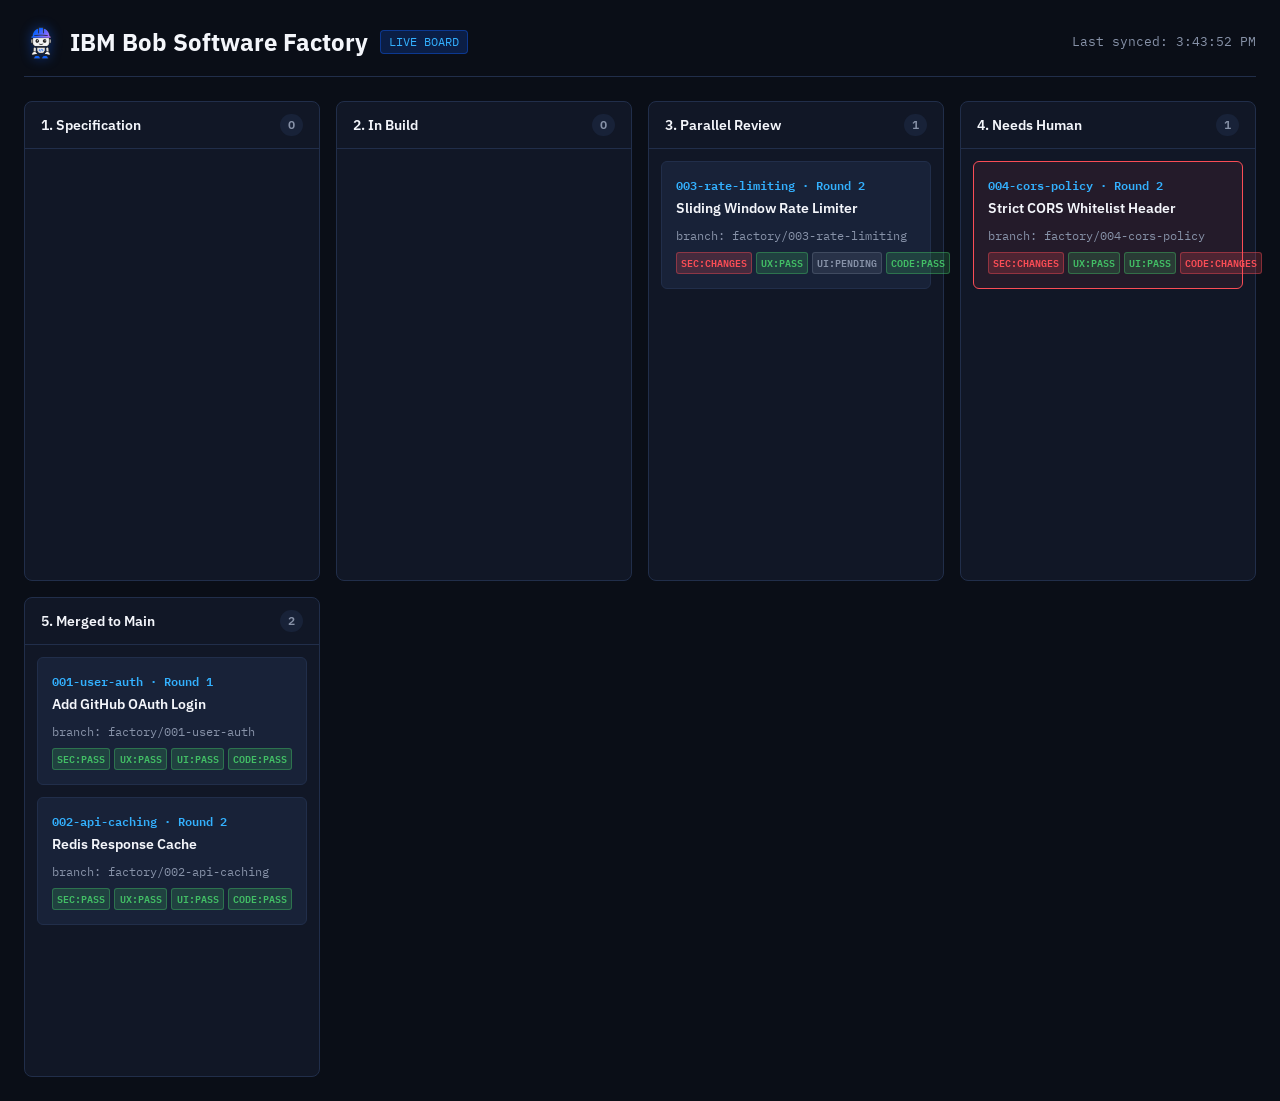
<file: factory/dashboard.html>
<!DOCTYPE html>
<html lang="en">
<head>
  <meta charset="UTF-8">
  <meta name="viewport" content="width=device-width, initial-scale=1.0">
  <title>IBM Bob Factory Dashboard</title>
  <link rel="preconnect" href="https://fonts.googleapis.com">
  <link rel="preconnect" href="https://fonts.gstatic.com" crossorigin>
  <link href="https://fonts.googleapis.com/css2?family=IBM+Plex+Mono:wght@400;600&family=IBM+Plex+Sans:wght@400;600;700&display=swap" rel="stylesheet">
  <style>
    :root {
      --bg: #0a0e17;
      --card-bg: #111726;
      --card-elevated: #182238;
      --border: #212e4a;
      --text: #f4f6fb;
      --muted: #8792a8;
      --blue: #0f62fe;
      --cyan: #33b1ff;
      --green: #42be65;
      --red: #fa4d56;
      --yellow: #f1c21b;
    }
    * { box-sizing: border-box; margin: 0; padding: 0; }
    body {
      font-family: 'IBM Plex Sans', -apple-system, sans-serif;
      background: var(--bg);
      color: var(--text);
      padding: 24px;
      line-height: 1.5;
    }
    header {
      display: flex;
      justify-content: space-between;
      align-items: center;
      margin-bottom: 24px;
      padding-bottom: 16px;
      border-bottom: 1px solid var(--border);
    }
    .brand {
      display: flex;
      align-items: center;
      gap: 12px;
    }
    .badge {
      background: rgba(15, 98, 254, 0.2);
      border: 1px solid rgba(15, 98, 254, 0.4);
      color: var(--cyan);
      font-family: 'IBM Plex Mono', monospace;
      font-size: 0.75rem;
      padding: 2px 8px;
      border-radius: 4px;
    }
    .board-grid {
      display: grid;
      grid-template-columns: repeat(auto-fit, minmax(240px, 1fr));
      gap: 16px;
    }
    .column {
      background: var(--card-bg);
      border: 1px solid var(--border);
      border-radius: 8px;
      min-height: 480px;
      display: flex;
      flex-direction: column;
    }
    .col-header {
      padding: 12px 16px;
      border-bottom: 1px solid var(--border);
      display: flex;
      justify-content: space-between;
      align-items: center;
      font-weight: 600;
      font-size: 0.9rem;
    }
    .count {
      background: var(--card-elevated);
      padding: 2px 8px;
      border-radius: 12px;
      font-size: 0.75rem;
      color: var(--muted);
    }
    .col-body {
      padding: 12px;
      display: flex;
      flex-direction: column;
      gap: 12px;
      flex-grow: 1;
    }
    .job-card {
      background: var(--card-elevated);
      border: 1px solid var(--border);
      border-radius: 6px;
      padding: 14px;
      cursor: pointer;
      transition: all 0.15s ease;
    }
    .job-card:hover {
      border-color: var(--cyan);
      transform: translateY(-2px);
    }
    .job-card.needs-human {
      border-color: var(--red);
      background: rgba(250, 77, 86, 0.08);
    }
    .job-id {
      font-family: 'IBM Plex Mono', monospace;
      font-size: 0.75rem;
      color: var(--cyan);
      font-weight: 600;
      margin-bottom: 4px;
    }
    .job-title {
      font-size: 0.88rem;
      font-weight: 600;
      margin-bottom: 8px;
    }
    .reviews-row {
      display: grid;
      grid-template-columns: repeat(4, 1fr);
      gap: 4px;
      margin-top: 8px;
    }
    .rev-chip {
      font-family: 'IBM Plex Mono', monospace;
      font-size: 0.65rem;
      padding: 2px 4px;
      border-radius: 3px;
      text-align: center;
      font-weight: 600;
      text-transform: uppercase;
    }
    .rev-chip.pass { background: rgba(66, 190, 101, 0.2); color: var(--green); border: 1px solid rgba(66, 190, 101, 0.4); }
    .rev-chip.changes { background: rgba(250, 77, 86, 0.2); color: var(--red); border: 1px solid rgba(250, 77, 86, 0.4); }
    .rev-chip.pending { background: rgba(135, 146, 168, 0.15); color: var(--muted); border: 1px solid rgba(135, 146, 168, 0.25); }

    /* Modal for Markdown preview */
    .modal-overlay {
      position: fixed;
      inset: 0;
      background: rgba(0,0,0,0.7);
      display: none;
      align-items: center;
      justify-content: center;
      padding: 20px;
      z-index: 100;
    }
    .modal {
      background: var(--card-bg);
      border: 1px solid var(--border);
      border-radius: 8px;
      width: 100%;
      max-width: 640px;
      max-height: 80vh;
      display: flex;
      flex-direction: column;
    }
    .modal-header {
      padding: 16px 20px;
      border-bottom: 1px solid var(--border);
      display: flex;
      justify-content: space-between;
      align-items: center;
    }
    .modal-body {
      padding: 20px;
      overflow-y: auto;
      font-family: 'IBM Plex Mono', monospace;
      font-size: 0.85rem;
      white-space: pre-wrap;
      color: #cbd5e1;
    }
    .close-btn {
      background: transparent;
      border: none;
      color: var(--muted);
      font-size: 1.2rem;
      cursor: pointer;
    }
  </style>
</head>
<body>
  <header>
    <div class="brand">
      <img src="../assets/bob.png" alt="IBM Bob" width="34" height="34" style="object-fit: contain; filter: drop-shadow(0 0 6px rgba(15, 98, 254, 0.4));">
      <h2>IBM Bob Software Factory</h2>
      <span class="badge">LIVE BOARD</span>
    </div>
    <div id="status-time" style="font-size: 0.8rem; color: var(--muted); font-family: 'IBM Plex Mono', monospace;">Polling board.json...</div>
  </header>

  <main class="board-grid">
    <div class="column">
      <div class="col-header"><span>1. Specification</span><span class="count" id="count-spec">0</span></div>
      <div class="col-body" id="col-spec"></div>
    </div>
    <div class="column">
      <div class="col-header"><span>2. In Build</span><span class="count" id="count-build">0</span></div>
      <div class="col-body" id="col-build"></div>
    </div>
    <div class="column">
      <div class="col-header"><span>3. Parallel Review</span><span class="count" id="count-review">0</span></div>
      <div class="col-body" id="col-review"></div>
    </div>
    <div class="column">
      <div class="col-header"><span>4. Needs Human</span><span class="count" id="count-needs-human">0</span></div>
      <div class="col-body" id="col-needs-human"></div>
    </div>
    <div class="column">
      <div class="col-header"><span>5. Merged to Main</span><span class="count" id="count-merged">0</span></div>
      <div class="col-body" id="col-merged"></div>
    </div>
  </main>

  <div class="modal-overlay" id="modal-overlay">
    <div class="modal">
      <div class="modal-header">
        <h3 id="modal-title" style="font-size: 1rem;">Job Details</h3>
        <button class="close-btn" id="modal-close">&times;</button>
      </div>
      <div class="modal-body" id="modal-content">Loading...</div>
    </div>
  </div>

  <script>
    async function loadBoard() {
      try {
        const res = await fetch('board.json');
        const data = await res.json();
        render(data.jobs || []);
        document.getElementById('status-time').textContent = 'Last synced: ' + new Date().toLocaleTimeString();
      } catch (err) {
        document.getElementById('status-time').textContent = 'Sync waiting (run from factory/ folder)';
      }
    }

    function escapeHtml(value) {
      return String(value)
        .replace(/&/g, '&amp;')
        .replace(/</g, '&lt;')
        .replace(/>/g, '&gt;')
        .replace(/"/g, '&quot;')
        .replace(/'/g, '&#39;');
    }

    function render(jobs) {
      const cols = {
        spec: document.getElementById('col-spec'),
        build: document.getElementById('col-build'),
        review: document.getElementById('col-review'),
        "needs-human": document.getElementById('col-needs-human'),
        merged: document.getElementById('col-merged')
      };

      const counts = { spec: 0, build: 0, review: 0, "needs-human": 0, merged: 0 };
      Object.values(cols).forEach(c => c.innerHTML = '');

      jobs.forEach(job => {
        counts[job.stage] = (counts[job.stage] || 0) + 1;
        const col = cols[job.stage];
        if (!col) return;

        const card = document.createElement('div');
        card.className = `job-card ${job.stage === 'needs-human' ? 'needs-human' : ''}`;
        
        let chips = '';
        if (job.reviews) {
          chips = `
            <div class="reviews-row">
              <span class="rev-chip ${escapeHtml(job.reviews.security).toLowerCase()}">SEC:${escapeHtml(job.reviews.security)}</span>
              <span class="rev-chip ${escapeHtml(job.reviews.ux).toLowerCase()}">UX:${escapeHtml(job.reviews.ux)}</span>
              <span class="rev-chip ${escapeHtml(job.reviews.ui).toLowerCase()}">UI:${escapeHtml(job.reviews.ui)}</span>
              <span class="rev-chip ${escapeHtml(job.reviews.code).toLowerCase()}">CODE:${escapeHtml(job.reviews.code)}</span>
            </div>
          `;
        }

        card.innerHTML = `
          <div class="job-id">${escapeHtml(job.id)} ${job.round ? '· Round ' + escapeHtml(job.round) : ''}</div>
          <div class="job-title">${escapeHtml(job.title || job.id)}</div>
          <div style="font-size: 0.72rem; color: var(--muted); font-family: 'IBM Plex Mono', monospace;">branch: ${escapeHtml(job.branch)}</div>
          ${chips}
        `;

        card.addEventListener('click', () => {
          document.getElementById('modal-title').textContent = `Job: ${job.id}`;
          document.getElementById('modal-content').textContent = JSON.stringify(job, null, 2);
          document.getElementById('modal-overlay').style.display = 'flex';
        });

        col.appendChild(card);
      });

      Object.keys(counts).forEach(k => {
        const countEl = document.getElementById(`count-${k}`);
        if (countEl) countEl.textContent = counts[k];
      });
    }

    document.getElementById('modal-close').addEventListener('click', () => {
      document.getElementById('modal-overlay').style.display = 'none';
    });
    document.getElementById('modal-overlay').addEventListener('click', (e) => {
      if (e.target === document.getElementById('modal-overlay')) {
        document.getElementById('modal-overlay').style.display = 'none';
      }
    });

    setInterval(loadBoard, 2000);
    loadBoard();
  </script>
</body>
</html>
</file>
<file: styles.css>
:root {
  --ibm-blue-60: #0f62fe;
  --ibm-blue-50: #4589ff;
  --ibm-blue-70: #0043ce;
  --ibm-blue-80: #002d9c;
  --ibm-cyan-40: #33b1ff;
  --ibm-cyan-50: #1192e8;
  --ibm-purple-50: #a56eff;
  --ibm-purple-60: #8a3ffc;
  --ibm-green-40: #42be65;
  --ibm-green-50: #24a148;
  --ibm-red-50: #fa4d56;
  --ibm-red-60: #da1e28;
  --ibm-yellow-30: #f1c21b;
  --ibm-yellow-20: #fddc69;

  --bg-dark: #0a0e17;
  --bg-surface: #111726;
  --bg-surface-elevated: #182238;
  --bg-surface-hover: #1f2c47;
  --border-subtle: #212e4a;
  --border-strong: #33446b;
  --border-focus: #4589ff;

  --text-primary: #f4f6fb;
  --text-secondary: #c1c7d6;
  --text-muted: #8792a8;
  --text-code: #78a9ff;

  --font-sans: 'IBM Plex Sans', -apple-system, BlinkMacSystemFont, 'Segoe UI', Roboto, sans-serif;
  --font-mono: 'IBM Plex Mono', 'SF Mono', Menlo, Consolas, Monaco, monospace;

  --radius-sm: 4px;
  --radius-md: 8px;
  --radius-lg: 12px;
  --radius-xl: 16px;

  --shadow-sm: 0 2px 8px rgba(0, 0, 0, 0.4);
  --shadow-md: 0 8px 24px rgba(0, 0, 0, 0.5);
  --shadow-lg: 0 16px 40px rgba(0, 0, 0, 0.6);
  --shadow-glow: 0 0 30px rgba(15, 98, 254, 0.25);
  --shadow-glow-cyan: 0 0 30px rgba(17, 146, 232, 0.25);
}

*, *::before, *::after {
  box-sizing: border-box;
  margin: 0;
  padding: 0;
}

html {
  scroll-behavior: smooth;
  color-scheme: dark;
}

body {
  font-family: var(--font-sans);
  background-color: var(--bg-dark);
  color: var(--text-primary);
  line-height: 1.6;
  font-size: 16px;
  overflow-x: hidden;
  -webkit-font-smoothing: antialiased;
  -moz-osx-font-smoothing: grayscale;
}

/* Background Grids & Ambient Glow */
.bg-grid-overlay {
  position: fixed;
  inset: 0;
  background-image: 
    linear-gradient(to right, rgba(255, 255, 255, 0.02) 1px, transparent 1px),
    linear-gradient(to bottom, rgba(255, 255, 255, 0.02) 1px, transparent 1px);
  background-size: 40px 40px;
  pointer-events: none;
  z-index: 0;
}

.ambient-glow {
  position: absolute;
  top: -150px;
  left: 50%;
  transform: translateX(-50%);
  width: 900px;
  height: 500px;
  background: radial-gradient(circle, rgba(15, 98, 254, 0.18) 0%, rgba(138, 63, 252, 0.1) 40%, transparent 70%);
  filter: blur(80px);
  pointer-events: none;
  z-index: 0;
}

/* Container */
.container {
  max-width: 1200px;
  margin: 0 auto;
  padding: 0 24px;
  position: relative;
  z-index: 1;
}

/* Typography & Links */
a {
  color: var(--ibm-blue-50);
  text-decoration: none;
  transition: color 0.15s ease, border-color 0.15s ease;
}

a:hover {
  color: var(--ibm-cyan-40);
}

h1, h2, h3, h4, h5, h6 {
  font-weight: 600;
  line-height: 1.25;
  color: var(--text-primary);
  letter-spacing: -0.02em;
}

code, pre {
  font-family: var(--font-mono);
}

/* Navbar */
.navbar {
  position: sticky;
  top: 0;
  background: rgba(10, 14, 23, 0.85);
  backdrop-filter: blur(16px);
  -webkit-backdrop-filter: blur(16px);
  border-bottom: 1px solid var(--border-subtle);
  z-index: 100;
  padding: 14px 0;
}

.nav-container {
  display: flex;
  align-items: center;
  justify-content: space-between;
  gap: 20px;
}

.nav-brand {
  display: flex;
  align-items: center;
  gap: 12px;
  font-size: 1.1rem;
  font-weight: 600;
  color: var(--text-primary);
  text-decoration: none;
}

.brand-logo-wrap {
  display: flex;
  align-items: center;
  justify-content: center;
  width: 38px;
  height: 38px;
  background: transparent;
  border-radius: var(--radius-md);
}

.brand-bob-img {
  width: 38px;
  height: 38px;
  object-fit: contain;
  filter: drop-shadow(0 0 8px rgba(15, 98, 254, 0.5));
  transition: transform 0.2s ease;
}

.nav-brand:hover .brand-bob-img {
  transform: scale(1.08) rotate(-2deg);
}

.hero-bob-container {
  display: flex;
  align-items: center;
  justify-content: center;
  margin-bottom: 20px;
}

.hero-bob-avatar {
  width: 110px;
  height: 110px;
  object-fit: contain;
  filter: drop-shadow(0 0 24px rgba(15, 98, 254, 0.65));
  animation: bob-float 4s ease-in-out infinite;
}

@keyframes bob-float {
  0%, 100% { transform: translateY(0); }
  50% { transform: translateY(-8px); }
}

.footer-bob-img {
  width: 32px;
  height: 32px;
  object-fit: contain;
  filter: drop-shadow(0 0 6px rgba(15, 98, 254, 0.4));
}

.brand-text {
  display: flex;
  flex-direction: column;
}

.brand-title {
  display: flex;
  align-items: center;
  gap: 6px;
  font-size: 1rem;
  font-weight: 700;
  letter-spacing: -0.01em;
}

.brand-badge {
  font-size: 0.65rem;
  text-transform: uppercase;
  background: rgba(15, 98, 254, 0.2);
  color: var(--ibm-cyan-40);
  border: 1px solid rgba(15, 98, 254, 0.4);
  padding: 1px 6px;
  border-radius: 100px;
  font-weight: 600;
  letter-spacing: 0.05em;
}

.brand-sub {
  font-size: 0.75rem;
  color: var(--text-muted);
  font-weight: 400;
}

.nav-links {
  display: flex;
  align-items: center;
  gap: 24px;
  list-style: none;
}

.nav-links a {
  color: var(--text-secondary);
  font-size: 0.9rem;
  font-weight: 500;
  transition: color 0.15s ease;
}

.nav-links a:hover {
  color: var(--text-primary);
}

.nav-actions {
  display: flex;
  align-items: center;
  gap: 12px;
}

/* Buttons */
.btn {
  display: inline-flex;
  align-items: center;
  justify-content: center;
  gap: 8px;
  font-family: var(--font-sans);
  font-size: 0.9rem;
  font-weight: 600;
  padding: 9px 18px;
  border-radius: var(--radius-sm);
  border: 1px solid transparent;
  cursor: pointer;
  transition: all 0.2s cubic-bezier(0.16, 1, 0.3, 1);
  text-decoration: none;
  white-space: nowrap;
}

.btn-primary {
  background: var(--ibm-blue-60);
  color: #ffffff;
  border-color: var(--ibm-blue-60);
  box-shadow: 0 4px 14px rgba(15, 98, 254, 0.4);
}

.btn-primary:hover {
  background: var(--ibm-blue-50);
  border-color: var(--ibm-blue-50);
  color: #ffffff;
  transform: translateY(-1px);
  box-shadow: 0 6px 20px rgba(15, 98, 254, 0.55);
}

.btn-secondary {
  background: var(--bg-surface-elevated);
  color: var(--text-primary);
  border-color: var(--border-strong);
}

.btn-secondary:hover {
  background: var(--bg-surface-hover);
  border-color: var(--ibm-blue-50);
  color: #ffffff;
  transform: translateY(-1px);
}

.btn-ghost {
  background: transparent;
  color: var(--text-secondary);
  border-color: var(--border-subtle);
}

.btn-ghost:hover {
  background: var(--bg-surface);
  color: var(--text-primary);
  border-color: var(--border-strong);
}

.btn-sm {
  font-size: 0.8rem;
  padding: 6px 12px;
}

.btn-lg {
  font-size: 1rem;
  padding: 12px 24px;
}

.btn-icon {
  padding: 8px;
  border-radius: var(--radius-sm);
}

/* Mobile Menu Toggle */
.mobile-toggle {
  display: none;
  background: transparent;
  border: 1px solid var(--border-subtle);
  color: var(--text-primary);
  padding: 8px;
  border-radius: var(--radius-sm);
  cursor: pointer;
}

/* Hero Section */
.hero-section {
  padding: 80px 0 60px;
  position: relative;
  text-align: center;
}

.hero-pill {
  display: inline-flex;
  align-items: center;
  gap: 8px;
  background: rgba(15, 98, 254, 0.12);
  border: 1px solid rgba(15, 98, 254, 0.35);
  border-radius: 100px;
  padding: 5px 16px;
  font-size: 0.82rem;
  font-weight: 500;
  color: var(--ibm-cyan-40);
  margin-bottom: 24px;
}

.hero-pill-dot {
  width: 8px;
  height: 8px;
  background: var(--ibm-green-40);
  border-radius: 50%;
  box-shadow: 0 0 8px var(--ibm-green-40);
  animation: pulse-glow 2s infinite ease-in-out;
}

@keyframes pulse-glow {
  0%, 100% { transform: scale(1); opacity: 1; }
  50% { transform: scale(1.3); opacity: 0.7; }
}

.hero-title {
  font-size: 3.4rem;
  font-weight: 700;
  line-height: 1.15;
  margin-bottom: 20px;
  background: linear-gradient(180deg, #ffffff 30%, #b8c4dc 100%);
  -webkit-background-clip: text;
  -webkit-text-fill-color: transparent;
  letter-spacing: -0.03em;
}

.hero-title .gradient-text {
  background: linear-gradient(135deg, var(--ibm-cyan-40), var(--ibm-blue-50), var(--ibm-purple-50));
  -webkit-background-clip: text;
  -webkit-text-fill-color: transparent;
}

.hero-subtitle {
  font-size: 1.2rem;
  color: var(--text-secondary);
  max-width: 760px;
  margin: 0 auto 36px;
  line-height: 1.6;
}

.hero-actions {
  display: flex;
  align-items: center;
  justify-content: center;
  gap: 16px;
  flex-wrap: wrap;
  margin-bottom: 48px;
}

.hero-features-bar {
  display: grid;
  grid-template-columns: repeat(auto-fit, minmax(200px, 1fr));
  gap: 16px;
  max-width: 1000px;
  margin: 0 auto;
}

.hero-feature-card {
  background: var(--bg-surface);
  border: 1px solid var(--border-subtle);
  border-radius: var(--radius-md);
  padding: 16px 20px;
  text-align: left;
  display: flex;
  align-items: flex-start;
  gap: 14px;
  transition: transform 0.2s ease, border-color 0.2s ease, box-shadow 0.2s ease;
}

.hero-feature-card:hover {
  transform: translateY(-2px);
  border-color: var(--border-strong);
  box-shadow: var(--shadow-sm);
}

.hero-feature-icon {
  display: flex;
  align-items: center;
  justify-content: center;
  width: 36px;
  height: 36px;
  background: rgba(15, 98, 254, 0.15);
  border-radius: var(--radius-sm);
  color: var(--ibm-cyan-40);
  flex-shrink: 0;
}

.hero-feature-text h4 {
  font-size: 0.92rem;
  font-weight: 600;
  margin-bottom: 2px;
}

.hero-feature-text p {
  font-size: 0.78rem;
  color: var(--text-muted);
  line-height: 1.4;
}

/* Section Header */
.section {
  padding: 80px 0;
  border-top: 1px solid var(--border-subtle);
  position: relative;
}

.section-tag {
  display: inline-block;
  font-family: var(--font-mono);
  font-size: 0.78rem;
  font-weight: 600;
  text-transform: uppercase;
  color: var(--ibm-cyan-40);
  letter-spacing: 0.08em;
  margin-bottom: 10px;
}

.section-title {
  font-size: 2.2rem;
  font-weight: 700;
  margin-bottom: 14px;
  letter-spacing: -0.02em;
}

.section-desc {
  font-size: 1.05rem;
  color: var(--text-secondary);
  max-width: 700px;
  margin-bottom: 40px;
}

/* Prompt Showcase Box */
.prompt-showcase-card {
  background: var(--bg-surface);
  border: 1px solid var(--border-strong);
  border-radius: var(--radius-lg);
  overflow: hidden;
  box-shadow: var(--shadow-lg), var(--shadow-glow);
}

.showcase-header {
  background: var(--bg-surface-elevated);
  border-bottom: 1px solid var(--border-subtle);
  padding: 12px 20px;
  display: flex;
  align-items: center;
  justify-content: space-between;
  gap: 16px;
  flex-wrap: wrap;
}

.showcase-title-wrap {
  display: flex;
  align-items: center;
  gap: 12px;
}

.window-dots {
  display: flex;
  gap: 6px;
}

.window-dot {
  width: 10px;
  height: 10px;
  border-radius: 50%;
}

.dot-red { background: #ff5f56; }
.dot-yellow { background: #ffbd2e; }
.dot-green { background: #27c93f; }

.showcase-file-name {
  font-family: var(--font-mono);
  font-size: 0.85rem;
  font-weight: 600;
  color: var(--text-secondary);
  display: flex;
  align-items: center;
  gap: 8px;
}

.showcase-actions {
  display: flex;
  align-items: center;
  gap: 10px;
}

.copy-badge {
  font-size: 0.75rem;
  color: var(--text-muted);
  font-family: var(--font-mono);
}

.showcase-tabs {
  display: flex;
  background: var(--bg-dark);
  border-bottom: 1px solid var(--border-subtle);
  padding: 0 16px;
  overflow-x: auto;
}

.tab-btn {
  background: transparent;
  border: none;
  border-bottom: 2px solid transparent;
  padding: 12px 18px;
  font-family: var(--font-sans);
  font-size: 0.85rem;
  font-weight: 500;
  color: var(--text-muted);
  cursor: pointer;
  transition: all 0.15s ease;
  white-space: nowrap;
}

.tab-btn:hover {
  color: var(--text-primary);
}

.tab-btn.active {
  color: var(--ibm-cyan-40);
  border-bottom-color: var(--ibm-blue-60);
  background: rgba(15, 98, 254, 0.05);
}

.tab-content {
  display: none;
  padding: 24px;
}

.tab-content.active {
  display: block;
}

.code-container {
  position: relative;
  background: #080c14;
  border-radius: var(--radius-md);
  border: 1px solid rgba(255, 255, 255, 0.04);
  padding: 20px;
  max-height: 520px;
  overflow-y: auto;
  scrollbar-width: thin;
  scrollbar-color: var(--border-strong) transparent;
}

.code-container pre {
  margin: 0;
  font-size: 0.88rem;
  line-height: 1.65;
  color: #e2e8f0;
}

/* Prompt text styling highlight */
.kw { color: var(--ibm-purple-50); font-weight: 600; }
.fn { color: var(--ibm-cyan-40); }
.str { color: #a7f3d0; }
.cm { color: #64748b; font-style: italic; }
.diag { color: var(--ibm-yellow-20); }
.section-hdr { color: var(--ibm-blue-50); font-weight: bold; }

/* Interactive Loop Section */
.loop-grid {
  display: grid;
  grid-template-columns: 1.1fr 0.9fr;
  gap: 32px;
  align-items: start;
}

.loop-visualizer-container {
  background: var(--bg-surface);
  border: 1px solid var(--border-subtle);
  border-radius: var(--radius-lg);
  padding: 28px;
  box-shadow: var(--shadow-md);
}

.loop-stage-card {
  background: var(--bg-surface-elevated);
  border: 1px solid var(--border-subtle);
  border-radius: var(--radius-md);
  padding: 16px 20px;
  margin-bottom: 12px;
  cursor: pointer;
  transition: all 0.2s cubic-bezier(0.16, 1, 0.3, 1);
  position: relative;
}

.loop-stage-card:hover, .loop-stage-card.selected {
  border-color: var(--ibm-blue-50);
  background: var(--bg-surface-hover);
  transform: translateX(4px);
  box-shadow: 0 4px 16px rgba(15, 98, 254, 0.2);
}

.loop-stage-card.selected::before {
  content: '';
  position: absolute;
  left: 0;
  top: 0;
  bottom: 0;
  width: 4px;
  background: var(--ibm-cyan-40);
  border-radius: var(--radius-md) 0 0 var(--radius-md);
}

.stage-card-header {
  display: flex;
  align-items: center;
  justify-content: space-between;
  margin-bottom: 6px;
}

.stage-name-wrap {
  display: flex;
  align-items: center;
  gap: 10px;
}

.stage-badge {
  font-family: var(--font-mono);
  font-size: 0.72rem;
  font-weight: 600;
  padding: 2px 8px;
  border-radius: var(--radius-sm);
  background: rgba(15, 98, 254, 0.15);
  color: var(--ibm-cyan-40);
  border: 1px solid rgba(15, 98, 254, 0.3);
}

.stage-agent-role {
  font-size: 0.78rem;
  color: var(--text-muted);
}

.parallel-reviewers-grid {
  display: grid;
  grid-template-columns: repeat(4, 1fr);
  gap: 8px;
  margin: 12px 0 16px;
}

.reviewer-chip {
  background: var(--bg-dark);
  border: 1px solid var(--border-subtle);
  border-radius: var(--radius-sm);
  padding: 10px 8px;
  text-align: center;
  font-size: 0.75rem;
  transition: all 0.15s ease;
  cursor: pointer;
}

.reviewer-chip:hover, .reviewer-chip.active {
  border-color: var(--ibm-cyan-50);
  background: rgba(17, 146, 232, 0.1);
}

.reviewer-chip .chip-icon {
  font-size: 1.1rem;
  display: block;
  margin-bottom: 4px;
}

.reviewer-chip .chip-name {
  font-weight: 600;
  display: block;
}

.flow-connector {
  display: flex;
  align-items: center;
  justify-content: center;
  margin: 6px 0;
  color: var(--text-muted);
  font-size: 0.8rem;
}

/* Detail Panel for Stages */
.stage-detail-panel {
  background: var(--bg-surface);
  border: 1px solid var(--border-strong);
  border-radius: var(--radius-lg);
  padding: 28px;
  position: sticky;
  top: 90px;
  box-shadow: var(--shadow-md);
}

.detail-header {
  display: flex;
  align-items: center;
  justify-content: space-between;
  border-bottom: 1px solid var(--border-subtle);
  padding-bottom: 16px;
  margin-bottom: 20px;
}

.detail-title {
  font-size: 1.3rem;
  font-weight: 700;
  display: flex;
  align-items: center;
  gap: 10px;
}

.detail-desc {
  color: var(--text-secondary);
  font-size: 0.95rem;
  margin-bottom: 20px;
  line-height: 1.6;
}

.detail-meta-box {
  background: var(--bg-dark);
  border-radius: var(--radius-md);
  border: 1px solid var(--border-subtle);
  padding: 16px;
  margin-bottom: 20px;
}

.detail-meta-row {
  display: flex;
  margin-bottom: 8px;
  font-size: 0.85rem;
}

.detail-meta-row:last-child {
  margin-bottom: 0;
}

.detail-meta-label {
  width: 110px;
  color: var(--text-muted);
  flex-shrink: 0;
  font-weight: 500;
}

.detail-meta-val {
  color: var(--text-primary);
  font-family: var(--font-mono);
  font-size: 0.82rem;
}

/* Live Simulator Section */
.simulator-card {
  background: var(--bg-surface);
  border: 1px solid var(--border-strong);
  border-radius: var(--radius-lg);
  overflow: hidden;
  box-shadow: var(--shadow-lg);
}

.sim-toolbar {
  background: var(--bg-surface-elevated);
  border-bottom: 1px solid var(--border-subtle);
  padding: 14px 24px;
  display: flex;
  align-items: center;
  justify-content: space-between;
  flex-wrap: wrap;
  gap: 16px;
}

.sim-status-indicator {
  display: flex;
  align-items: center;
  gap: 10px;
  font-size: 0.88rem;
  font-weight: 500;
}

.sim-pulse {
  width: 10px;
  height: 10px;
  border-radius: 50%;
  background: var(--ibm-green-40);
  box-shadow: 0 0 10px var(--ibm-green-40);
}

.sim-controls {
  display: flex;
  align-items: center;
  gap: 12px;
}

.sim-board {
  padding: 24px;
  display: grid;
  grid-template-columns: repeat(auto-fit, minmax(240px, 1fr));
  gap: 16px;
  background: #080c14;
}

.sim-column {
  background: var(--bg-surface);
  border: 1px solid var(--border-subtle);
  border-radius: var(--radius-md);
  display: flex;
  flex-direction: column;
  min-height: 380px;
}

.sim-col-header {
  padding: 12px 16px;
  border-bottom: 1px solid var(--border-subtle);
  display: flex;
  align-items: center;
  justify-content: space-between;
  font-size: 0.85rem;
  font-weight: 600;
}

.sim-col-count {
  background: var(--bg-surface-elevated);
  padding: 2px 8px;
  border-radius: 100px;
  font-size: 0.72rem;
  color: var(--text-muted);
}

.sim-col-body {
  padding: 12px;
  flex-grow: 1;
  display: flex;
  flex-direction: column;
  gap: 12px;
}

.sim-job-card {
  background: var(--bg-surface-elevated);
  border: 1px solid var(--border-subtle);
  border-radius: var(--radius-sm);
  padding: 14px;
  cursor: pointer;
  transition: all 0.2s ease;
  position: relative;
}

.sim-job-card:hover {
  border-color: var(--border-focus);
  transform: translateY(-2px);
  box-shadow: var(--shadow-sm);
}

.sim-job-card.needs-human {
  border-color: var(--ibm-red-50);
  background: rgba(218, 30, 40, 0.08);
}

.sim-job-id {
  font-family: var(--font-mono);
  font-size: 0.75rem;
  color: var(--ibm-cyan-40);
  font-weight: 600;
  margin-bottom: 4px;
}

.sim-job-title {
  font-size: 0.88rem;
  font-weight: 600;
  margin-bottom: 10px;
  line-height: 1.35;
}

.sim-reviews-row {
  display: grid;
  grid-template-columns: repeat(4, 1fr);
  gap: 4px;
  margin-top: 10px;
}

.sim-rev-chip {
  font-size: 0.65rem;
  font-family: var(--font-mono);
  padding: 3px 2px;
  border-radius: 2px;
  text-align: center;
  font-weight: 600;
  text-transform: uppercase;
}

.sim-rev-chip.pass {
  background: rgba(66, 190, 101, 0.2);
  color: var(--ibm-green-40);
  border: 1px solid rgba(66, 190, 101, 0.4);
}

.sim-rev-chip.changes {
  background: rgba(250, 77, 86, 0.2);
  color: var(--ibm-red-50);
  border: 1px solid rgba(250, 77, 86, 0.4);
}

.sim-rev-chip.pending {
  background: rgba(135, 146, 168, 0.15);
  color: var(--text-muted);
  border: 1px solid rgba(135, 146, 168, 0.25);
}

.sim-terminal-log {
  background: #05080f;
  border-top: 1px solid var(--border-subtle);
  padding: 16px 20px;
  font-family: var(--font-mono);
  font-size: 0.8rem;
  color: #a0aec0;
  max-height: 140px;
  overflow-y: auto;
  line-height: 1.5;
}

.sim-log-entry {
  margin-bottom: 4px;
}

.sim-log-time {
  color: var(--text-muted);
  margin-right: 8px;
}

.sim-log-tag {
  color: var(--ibm-cyan-40);
  font-weight: 600;
  margin-right: 6px;
}

/* File System Explorer */
.fs-grid {
  display: grid;
  grid-template-columns: 320px 1fr;
  gap: 24px;
  background: var(--bg-surface);
  border: 1px solid var(--border-strong);
  border-radius: var(--radius-lg);
  overflow: hidden;
}

.fs-tree-sidebar {
  background: var(--bg-dark);
  border-right: 1px solid var(--border-subtle);
  padding: 20px 16px;
  overflow-y: auto;
}

.fs-tree-title {
  font-size: 0.78rem;
  text-transform: uppercase;
  color: var(--text-muted);
  letter-spacing: 0.06em;
  font-weight: 600;
  margin-bottom: 12px;
  padding-left: 8px;
}

.fs-tree-list {
  list-style: none;
}

.fs-item {
  display: flex;
  align-items: center;
  gap: 8px;
  padding: 7px 10px;
  border-radius: var(--radius-sm);
  font-family: var(--font-mono);
  font-size: 0.8rem;
  color: var(--text-secondary);
  cursor: pointer;
  transition: all 0.15s ease;
  user-select: none;
}

.fs-item:hover {
  background: var(--bg-surface-elevated);
  color: var(--text-primary);
}

.fs-item.active {
  background: rgba(15, 98, 254, 0.15);
  color: var(--ibm-cyan-40);
  border-left: 2px solid var(--ibm-blue-60);
}

.fs-item.indent-1 { padding-left: 24px; }
.fs-item.indent-2 { padding-left: 40px; }

.fs-preview-pane {
  padding: 24px;
  overflow-y: auto;
  max-height: 560px;
}

.fs-preview-header {
  display: flex;
  align-items: center;
  justify-content: space-between;
  border-bottom: 1px solid var(--border-subtle);
  padding-bottom: 14px;
  margin-bottom: 18px;
}

.fs-preview-path {
  font-family: var(--font-mono);
  font-size: 0.95rem;
  font-weight: 600;
  color: var(--ibm-cyan-40);
}

.fs-preview-purpose {
  font-size: 0.88rem;
  color: var(--text-secondary);
  margin-bottom: 16px;
  line-height: 1.5;
}

/* Command Reference Grid */
.commands-grid {
  display: grid;
  grid-template-columns: repeat(auto-fit, minmax(280px, 1fr));
  gap: 20px;
}

.command-card {
  background: var(--bg-surface);
  border: 1px solid var(--border-subtle);
  border-radius: var(--radius-md);
  padding: 24px;
  transition: all 0.2s ease;
  display: flex;
  flex-direction: column;
  justify-content: space-between;
}

.command-card:hover {
  border-color: var(--border-strong);
  transform: translateY(-2px);
  box-shadow: var(--shadow-sm);
}

.command-syntax-box {
  background: var(--bg-dark);
  border: 1px solid var(--border-subtle);
  border-radius: var(--radius-sm);
  padding: 10px 14px;
  font-family: var(--font-mono);
  font-size: 0.85rem;
  color: var(--ibm-cyan-40);
  font-weight: 600;
  display: flex;
  align-items: center;
  justify-content: space-between;
  margin-bottom: 14px;
}

.command-desc {
  font-size: 0.9rem;
  color: var(--text-secondary);
  margin-bottom: 16px;
  line-height: 1.5;
}

.command-example-label {
  font-size: 0.72rem;
  text-transform: uppercase;
  color: var(--text-muted);
  font-weight: 600;
  margin-bottom: 4px;
}

.command-example {
  font-family: var(--font-mono);
  font-size: 0.8rem;
  color: #a7f3d0;
  background: rgba(167, 243, 208, 0.05);
  padding: 6px 10px;
  border-radius: var(--radius-sm);
}

/* Rules & Principles */
.rules-grid {
  display: grid;
  grid-template-columns: repeat(auto-fit, minmax(320px, 1fr));
  gap: 20px;
}

.rule-card {
  background: var(--bg-surface);
  border: 1px solid var(--border-subtle);
  border-radius: var(--radius-md);
  padding: 24px;
  display: flex;
  gap: 16px;
  align-items: flex-start;
}

.rule-icon {
  width: 40px;
  height: 40px;
  border-radius: var(--radius-sm);
  background: rgba(15, 98, 254, 0.12);
  border: 1px solid rgba(15, 98, 254, 0.25);
  display: flex;
  align-items: center;
  justify-content: center;
  color: var(--ibm-cyan-40);
  font-size: 1.2rem;
  flex-shrink: 0;
}

.rule-content h4 {
  font-size: 1.05rem;
  font-weight: 600;
  margin-bottom: 6px;
}

.rule-content p {
  font-size: 0.88rem;
  color: var(--text-secondary);
  line-height: 1.5;
}

/* Quickstart Stepper */
.quickstart-steps {
  display: flex;
  flex-direction: column;
  gap: 24px;
}

.step-card {
  background: var(--bg-surface);
  border: 1px solid var(--border-subtle);
  border-radius: var(--radius-md);
  padding: 24px;
  display: grid;
  grid-template-columns: 48px 1fr;
  gap: 20px;
  align-items: start;
}

.step-num {
  width: 48px;
  height: 48px;
  border-radius: 50%;
  background: linear-gradient(135deg, var(--ibm-blue-60), var(--ibm-blue-80));
  display: flex;
  align-items: center;
  justify-content: center;
  font-weight: 700;
  font-size: 1.1rem;
  color: #ffffff;
  box-shadow: 0 0 16px rgba(15, 98, 254, 0.3);
}

.step-content h3 {
  font-size: 1.15rem;
  margin-bottom: 8px;
}

.step-content p {
  color: var(--text-secondary);
  font-size: 0.92rem;
  margin-bottom: 14px;
}

.step-code-snippet {
  background: var(--bg-dark);
  border: 1px solid var(--border-subtle);
  border-radius: var(--radius-sm);
  padding: 12px 16px;
  font-family: var(--font-mono);
  font-size: 0.85rem;
  color: var(--ibm-cyan-40);
  display: flex;
  align-items: center;
  justify-content: space-between;
}

/* Toast Notifications */
.toast-container {
  position: fixed;
  bottom: 24px;
  right: 24px;
  z-index: 9999;
  display: flex;
  flex-direction: column;
  gap: 10px;
  pointer-events: none;
}

.toast {
  background: var(--bg-surface-elevated);
  border: 1px solid var(--ibm-blue-50);
  border-radius: var(--radius-md);
  padding: 12px 20px;
  color: var(--text-primary);
  font-size: 0.88rem;
  font-weight: 500;
  display: flex;
  align-items: center;
  gap: 10px;
  box-shadow: var(--shadow-lg);
  pointer-events: auto;
  animation: toast-in 0.3s cubic-bezier(0.16, 1, 0.3, 1) forwards;
}

@keyframes toast-in {
  from { transform: translateY(20px); opacity: 0; }
  to { transform: translateY(0); opacity: 1; }
}

/* Footer */
.footer {
  background: #060910;
  border-top: 1px solid var(--border-subtle);
  padding: 60px 0 30px;
  margin-top: 100px;
}

.footer-top {
  display: flex;
  justify-content: space-between;
  align-items: flex-start;
  gap: 40px;
  flex-wrap: wrap;
  margin-bottom: 40px;
}

.footer-brand {
  max-width: 380px;
}

.footer-brand p {
  color: var(--text-muted);
  font-size: 0.88rem;
  margin-top: 12px;
  line-height: 1.5;
}

.footer-links-group {
  display: flex;
  gap: 48px;
  flex-wrap: wrap;
}

.footer-col h5 {
  font-size: 0.85rem;
  font-weight: 600;
  color: var(--text-primary);
  margin-bottom: 14px;
  text-transform: uppercase;
  letter-spacing: 0.05em;
}

.footer-col ul {
  list-style: none;
  display: flex;
  flex-direction: column;
  gap: 10px;
}

.footer-col ul a {
  color: var(--text-muted);
  font-size: 0.85rem;
  transition: color 0.15s ease;
}

.footer-col ul a:hover {
  color: var(--ibm-cyan-40);
}

.footer-bottom {
  border-top: 1px solid var(--border-subtle);
  padding-top: 24px;
  display: flex;
  justify-content: space-between;
  align-items: center;
  flex-wrap: wrap;
  gap: 16px;
  font-size: 0.8rem;
  color: var(--text-muted);
}

/* Responsive adjustments */
@media (max-width: 992px) {
  .hero-title { font-size: 2.6rem; }
  .loop-grid { grid-template-columns: 1fr; }
  .stage-detail-panel { position: static; }
  .fs-grid { grid-template-columns: 1fr; }
  .fs-tree-sidebar { border-right: none; border-bottom: 1px solid var(--border-subtle); max-height: 260px; }
}

@media (max-width: 768px) {
  .nav-links { display: none; }
  .nav-links.mobile-open {
    display: flex;
    flex-direction: column;
    position: absolute;
    top: 100%;
    left: 0;
    right: 0;
    background: var(--bg-surface);
    border-bottom: 1px solid var(--border-strong);
    padding: 20px;
    gap: 16px;
  }
  .mobile-toggle { display: block; }
  .hero-title { font-size: 2.1rem; }
  .hero-subtitle { font-size: 1rem; }
  .section-title { font-size: 1.8rem; }
  .parallel-reviewers-grid { grid-template-columns: repeat(2, 1fr); }
  .step-card { grid-template-columns: 1fr; }
  .step-num { width: 36px; height: 36px; font-size: 0.95rem; }
}
</file>
